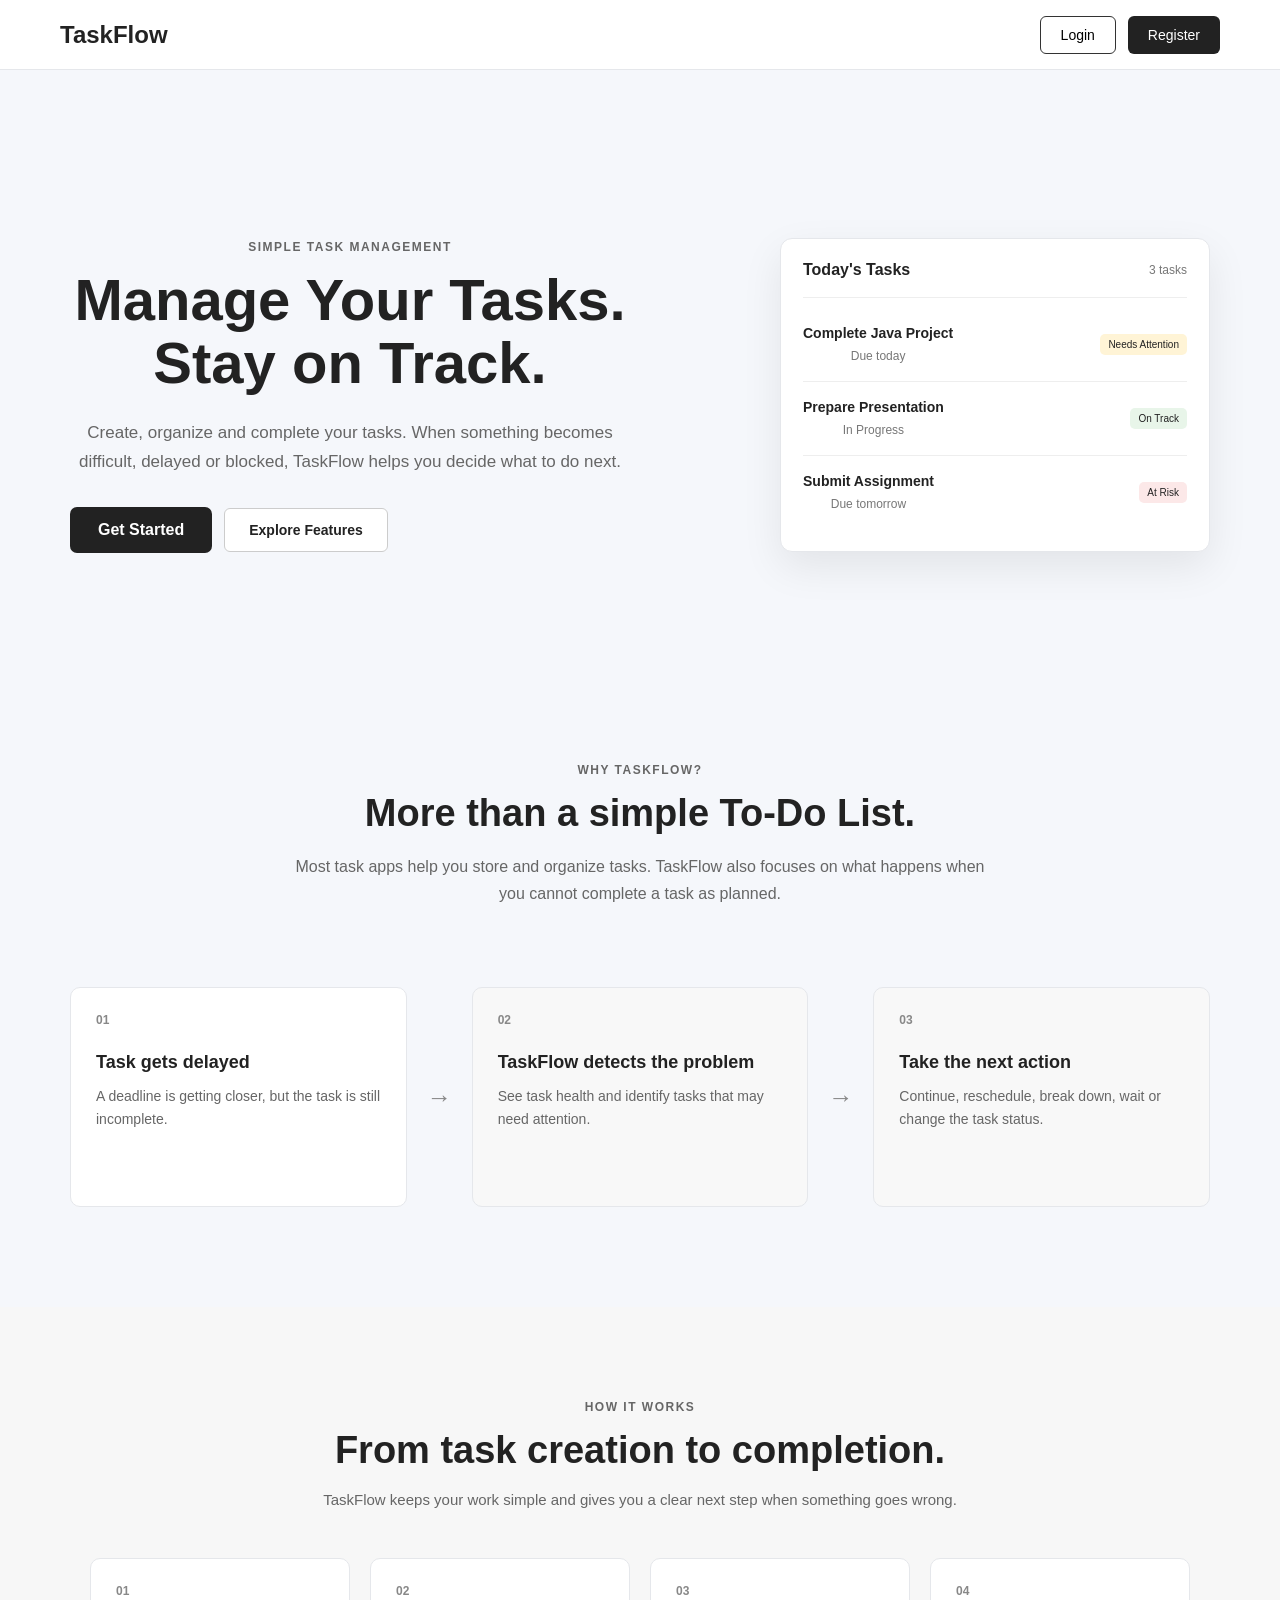
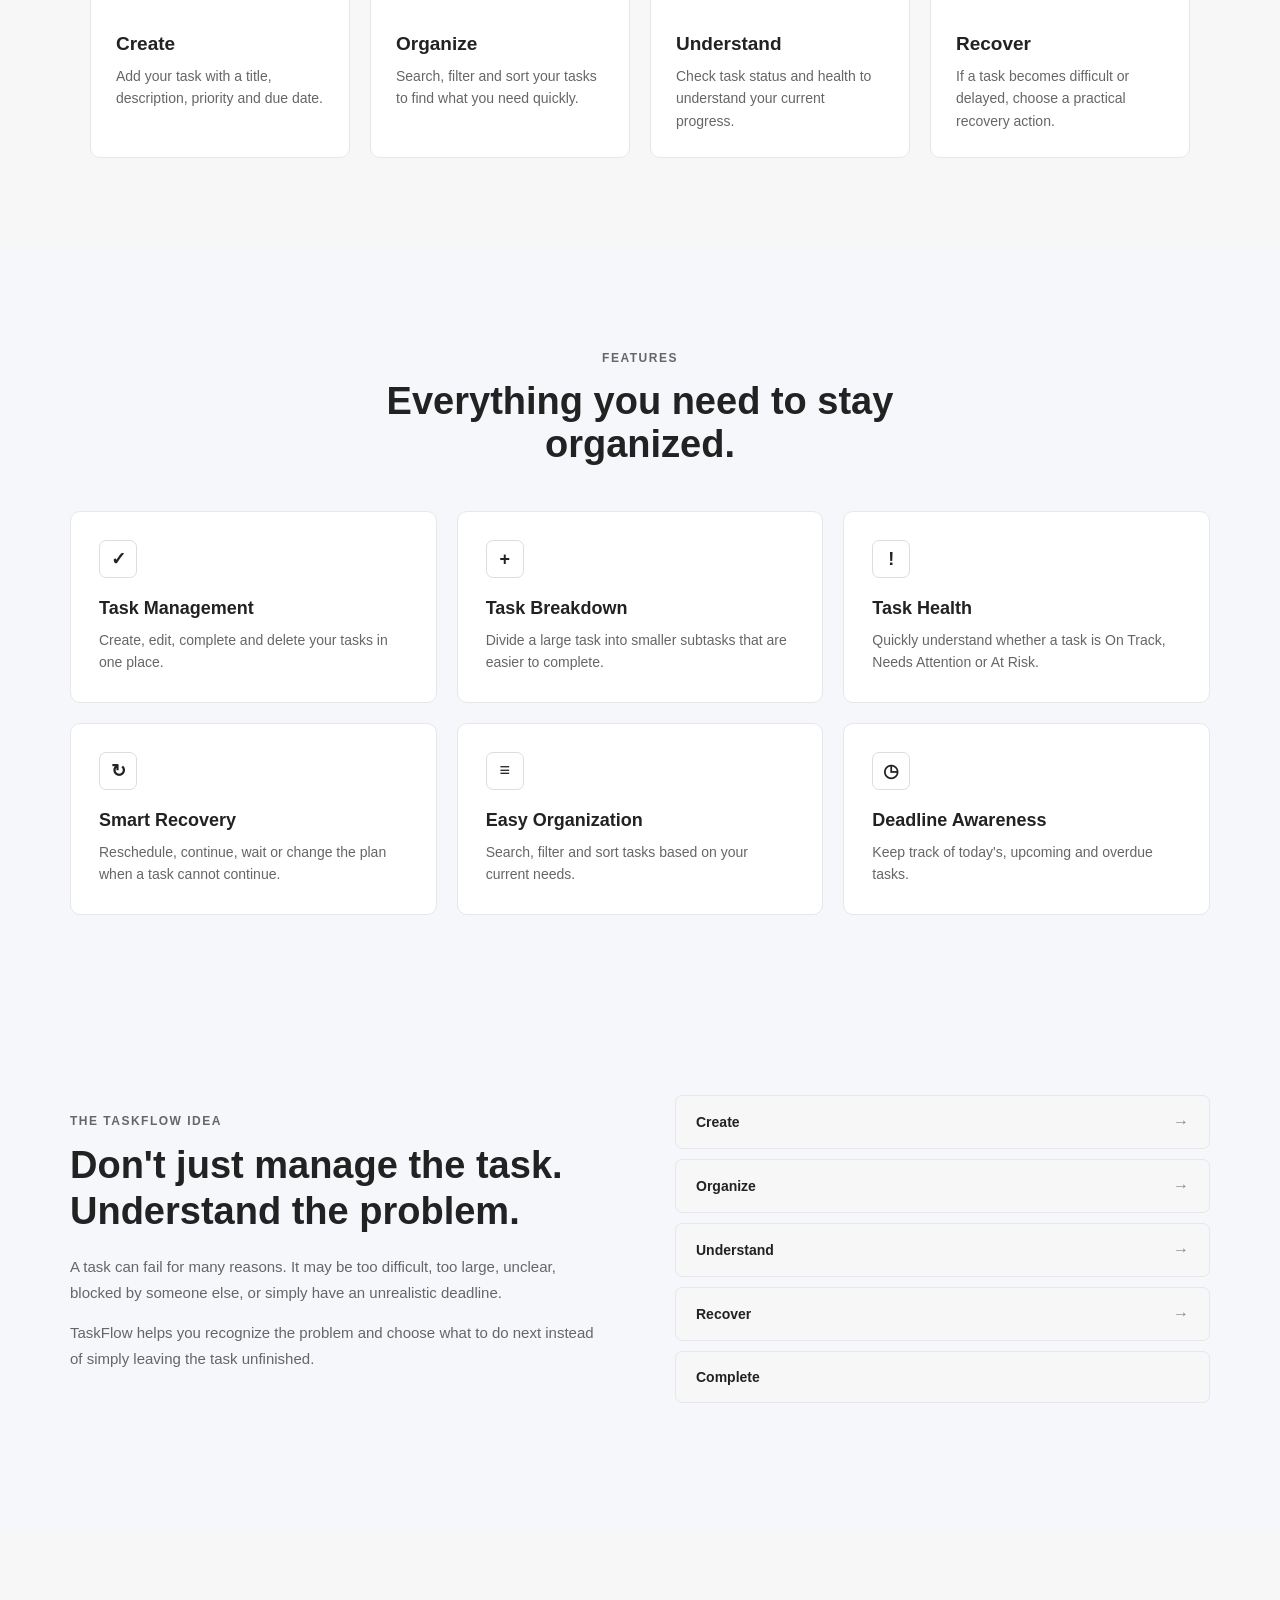
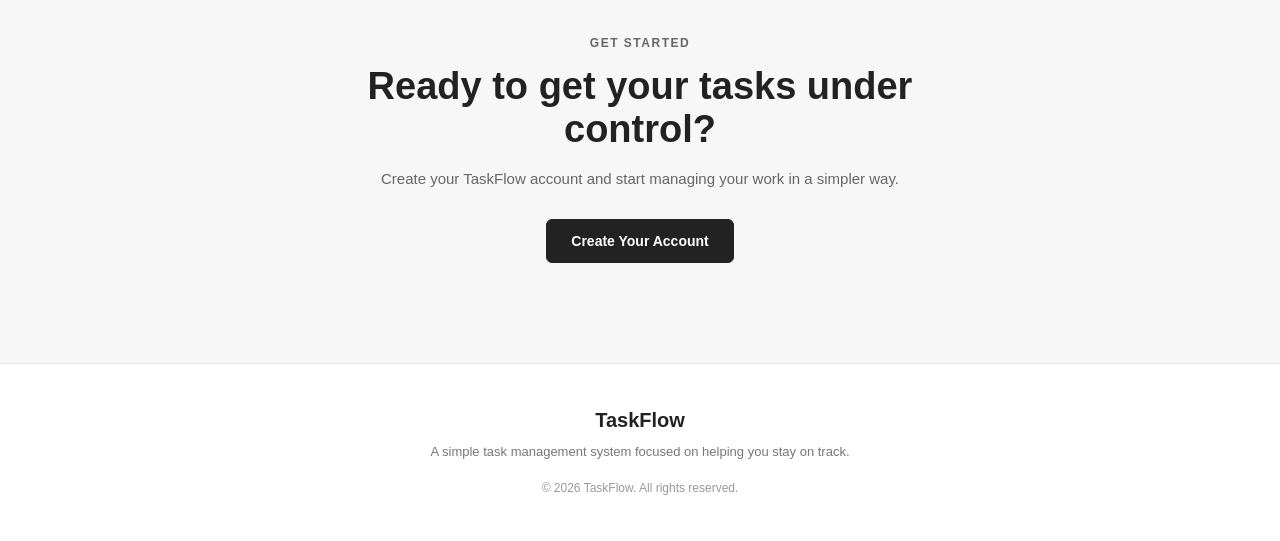
<file: client/index.html>
<!DOCTYPE html>

<html lang="en">

<head>

    <meta charset="UTF-8">

    <meta
        name="viewport"
        content="width=device-width, initial-scale=1.0"
    >

    <title>TaskFlow - Task Management System</title>

    <link
        rel="stylesheet"
        href="css/style.css"
    >

</head>

<body>


<!-- ==================== NAVBAR ==================== -->

<header class="navbar">

    <div class="logo">
        TaskFlow
    </div>

    <div class="nav-buttons">

        <button id="loginBtn">
            Login
        </button>

        <button id="registerBtn">
            Register
        </button>

    </div>

</header>



<!-- ==================== HERO ==================== -->

<main>

    <section class="hero">

        <div class="hero-content">

            <span class="hero-label">
                SIMPLE TASK MANAGEMENT
            </span>

            <h1>
                Manage Your Tasks.<br>
                Stay on Track.
            </h1>

            <p>
                Create, organize and complete your tasks.
                When something becomes difficult, delayed
                or blocked, TaskFlow helps you decide
                what to do next.
            </p>

            <div class="hero-buttons">

                <button
                    id="getStartedBtn"
                    class="hero-primary-btn"
                >
                    Get Started
                </button>

                <a
                    href="#features"
                    class="hero-secondary-btn"
                >
                    Explore Features
                </a>

            </div>

        </div>


        <!-- ==================== HERO TASK PREVIEW ==================== -->

        <div class="hero-preview">

            <div class="preview-header">

                <span>
                    Today's Tasks
                </span>

                <span class="preview-count">
                    3 tasks
                </span>

            </div>


            <div class="preview-task">

                <div>

                    <strong>
                        Complete Java Project
                    </strong>

                    <small>
                        Due today
                    </small>

                </div>

                <span class="preview-status attention">
                    Needs Attention
                </span>

            </div>


            <div class="preview-task">

                <div>

                    <strong>
                        Prepare Presentation
                    </strong>

                    <small>
                        In Progress
                    </small>

                </div>

                <span class="preview-status track">
                    On Track
                </span>

            </div>


            <div class="preview-task">

                <div>

                    <strong>
                        Submit Assignment
                    </strong>

                    <small>
                        Due tomorrow
                    </small>

                </div>

                <span class="preview-status risk">
                    At Risk
                </span>

            </div>

        </div>

    </section>



    <!-- ==================== INTRO ==================== -->

    <section class="landing-intro">

        <span class="section-label">
            WHY TASKFLOW?
        </span>

        <h2>
            More than a simple To-Do List.
        </h2>

        <p>
            Most task apps help you store and organize
            tasks. TaskFlow also focuses on what happens
            when you cannot complete a task as planned.
        </p>

    </section>



    <!-- ==================== PROBLEM / SOLUTION ==================== -->

    <section class="problem-section">

        <div class="problem-card">

            <span class="problem-number">
                01
            </span>

            <h3>
                Task gets delayed
            </h3>

            <p>
                A deadline is getting closer,
                but the task is still incomplete.
            </p>

        </div>


        <div class="problem-arrow">
            →
        </div>


        <div class="solution-card">

            <span class="problem-number">
                02
            </span>

            <h3>
                TaskFlow detects the problem
            </h3>

            <p>
                See task health and identify tasks
                that may need attention.
            </p>

        </div>


        <div class="problem-arrow">
            →
        </div>


        <div class="solution-card">

            <span class="problem-number">
                03
            </span>

            <h3>
                Take the next action
            </h3>

            <p>
                Continue, reschedule, break down,
                wait or change the task status.
            </p>

        </div>

    </section>



    <!-- ==================== HOW IT WORKS ==================== -->

    <section class="how-section">

        <div class="section-heading">

            <span class="section-label">
                HOW IT WORKS
            </span>

            <h2>
                From task creation to completion.
            </h2>

            <p>
                TaskFlow keeps your work simple and
                gives you a clear next step when
                something goes wrong.
            </p>

        </div>


        <div class="steps-grid">

            <div class="step-card">

                <span class="step-number">
                    01
                </span>

                <h3>
                    Create
                </h3>

                <p>
                    Add your task with a title,
                    description, priority and due date.
                </p>

            </div>


            <div class="step-card">

                <span class="step-number">
                    02
                </span>

                <h3>
                    Organize
                </h3>

                <p>
                    Search, filter and sort your tasks
                    to find what you need quickly.
                </p>

            </div>


            <div class="step-card">

                <span class="step-number">
                    03
                </span>

                <h3>
                    Understand
                </h3>

                <p>
                    Check task status and health
                    to understand your current progress.
                </p>

            </div>


            <div class="step-card">

                <span class="step-number">
                    04
                </span>

                <h3>
                    Recover
                </h3>

                <p>
                    If a task becomes difficult or delayed,
                    choose a practical recovery action.
                </p>

            </div>

        </div>

    </section>



    <!-- ==================== FEATURES ==================== -->

    <section
        class="features-section"
        id="features"
    >

        <div class="section-heading">

            <span class="section-label">
                FEATURES
            </span>

            <h2>
                Everything you need to stay organized.
            </h2>

        </div>


        <div class="features-grid">


            <div class="feature-card">

                <div class="feature-icon">
                    ✓
                </div>

                <h3>
                    Task Management
                </h3>

                <p>
                    Create, edit, complete and delete
                    your tasks in one place.
                </p>

            </div>


            <div class="feature-card">

                <div class="feature-icon">
                    +
                </div>

                <h3>
                    Task Breakdown
                </h3>

                <p>
                    Divide a large task into smaller
                    subtasks that are easier to complete.
                </p>

            </div>


            <div class="feature-card">

                <div class="feature-icon">
                    !
                </div>

                <h3>
                    Task Health
                </h3>

                <p>
                    Quickly understand whether a task
                    is On Track, Needs Attention or At Risk.
                </p>

            </div>


            <div class="feature-card">

                <div class="feature-icon">
                    ↻
                </div>

                <h3>
                    Smart Recovery
                </h3>

                <p>
                    Reschedule, continue, wait or change
                    the plan when a task cannot continue.
                </p>

            </div>


            <div class="feature-card">

                <div class="feature-icon">
                    ≡
                </div>

                <h3>
                    Easy Organization
                </h3>

                <p>
                    Search, filter and sort tasks based
                    on your current needs.
                </p>

            </div>


            <div class="feature-card">

                <div class="feature-icon">
                    ◷
                </div>

                <h3>
                    Deadline Awareness
                </h3>

                <p>
                    Keep track of today's, upcoming
                    and overdue tasks.
                </p>

            </div>

        </div>

    </section>



    <!-- ==================== DIFFERENTIATOR ==================== -->

    <section class="difference-section">

        <div class="difference-content">

            <span class="section-label">
                THE TASKFLOW IDEA
            </span>

            <h2>
                Don't just manage the task.
                Understand the problem.
            </h2>

            <p>
                A task can fail for many reasons.
                It may be too difficult, too large,
                unclear, blocked by someone else,
                or simply have an unrealistic deadline.
            </p>

            <p>
                TaskFlow helps you recognize the problem
                and choose what to do next instead of
                simply leaving the task unfinished.
            </p>

        </div>


        <div class="difference-flow">

            <div class="flow-item">

                <strong>
                    Create
                </strong>

                <span>
                    →
                </span>

            </div>


            <div class="flow-item">

                <strong>
                    Organize
                </strong>

                <span>
                    →
                </span>

            </div>


            <div class="flow-item">

                <strong>
                    Understand
                </strong>

                <span>
                    →
                </span>

            </div>


            <div class="flow-item">

                <strong>
                    Recover
                </strong>

                <span>
                    →
                </span>

            </div>


            <div class="flow-item">

                <strong>
                    Complete
                </strong>

            </div>

        </div>

    </section>



    <!-- ==================== CTA ==================== -->

    <section class="cta-section">

        <span class="section-label">
            GET STARTED
        </span>

        <h2>
            Ready to get your tasks under control?
        </h2>

        <p>
            Create your TaskFlow account and start
            managing your work in a simpler way.
        </p>

        <button
            id="ctaRegisterBtn"
            class="hero-primary-btn"
        >
            Create Your Account
        </button>

    </section>

</main>



<!-- ==================== FOOTER ==================== -->

<footer class="footer">

    <div class="footer-logo">
        TaskFlow
    </div>

    <p>
        A simple task management system focused
        on helping you stay on track.
    </p>

    <span>
        © 2026 TaskFlow. All rights reserved.
    </span>

</footer>



<!-- ==================== LOGIN MODAL ==================== -->

<div id="loginModal" class="modal">

    <div class="modal-content">

        <button
            class="close-btn"
            id="closeLogin"
        >
            &times;
        </button>

        <h2>
            Login
        </h2>

        <p>
            Login to manage your tasks.
        </p>

        <form id="loginForm">

            <div class="form-group">

                <label for="loginEmail">
                    Email
                </label>

                <input
                    type="email"
                    id="loginEmail"
                    placeholder="Enter your email"
                    required
                >

            </div>


            <div class="form-group">

                <label for="loginPassword">
                    Password
                </label>

                <input
                    type="password"
                    id="loginPassword"
                    placeholder="Enter your password"
                    required
                >

            </div>


            <button type="submit">
                Login
            </button>

        </form>


        <p class="switch-text">

            Don't have an account?

            <button
                type="button"
                id="switchToRegister"
            >
                Register
            </button>

        </p>

    </div>

</div>



<!-- ==================== REGISTER MODAL ==================== -->

<div id="registerModal" class="modal">

    <div class="modal-content">

        <button
            class="close-btn"
            id="closeRegister"
        >
            &times;
        </button>

        <h2>
            Create Account
        </h2>

        <p>
            Create an account to start managing tasks.
        </p>


        <form id="registerForm">

            <div class="form-group">

                <label for="registerName">
                    Name
                </label>

                <input
                    type="text"
                    id="registerName"
                    placeholder="Enter your name"
                    required
                >

            </div>


            <div class="form-group">

                <label for="registerEmail">
                    Email
                </label>

                <input
                    type="email"
                    id="registerEmail"
                    placeholder="Enter your email"
                    required
                >

            </div>


            <div class="form-group">

                <label for="registerPassword">
                    Password
                </label>

                <input
                    type="password"
                    id="registerPassword"
                    placeholder="Enter password"
                    required
                >

            </div>


            <div class="form-group">

                <label for="registerConfirmPassword">
                    Confirm Password
                </label>

                <input
                    type="password"
                    id="registerConfirmPassword"
                    placeholder="Confirm password"
                    required
                >

            </div>


            <button type="submit">
                Register
            </button>

        </form>


        <p class="switch-text">

            Already have an account?

            <button
                type="button"
                id="switchToLogin"
            >
                Login
            </button>

        </p>

    </div>

</div>



<!-- ==================== SCRIPTS ==================== -->

<script src="js/api.js"></script>

<script src="js/auth.js"></script>


<script>

    const ctaRegisterBtn =
        document.getElementById("ctaRegisterBtn");

    ctaRegisterBtn.addEventListener(
        "click",
        function () {

            openRegister();

        }
    );

</script>


</body>

</html>
</file>
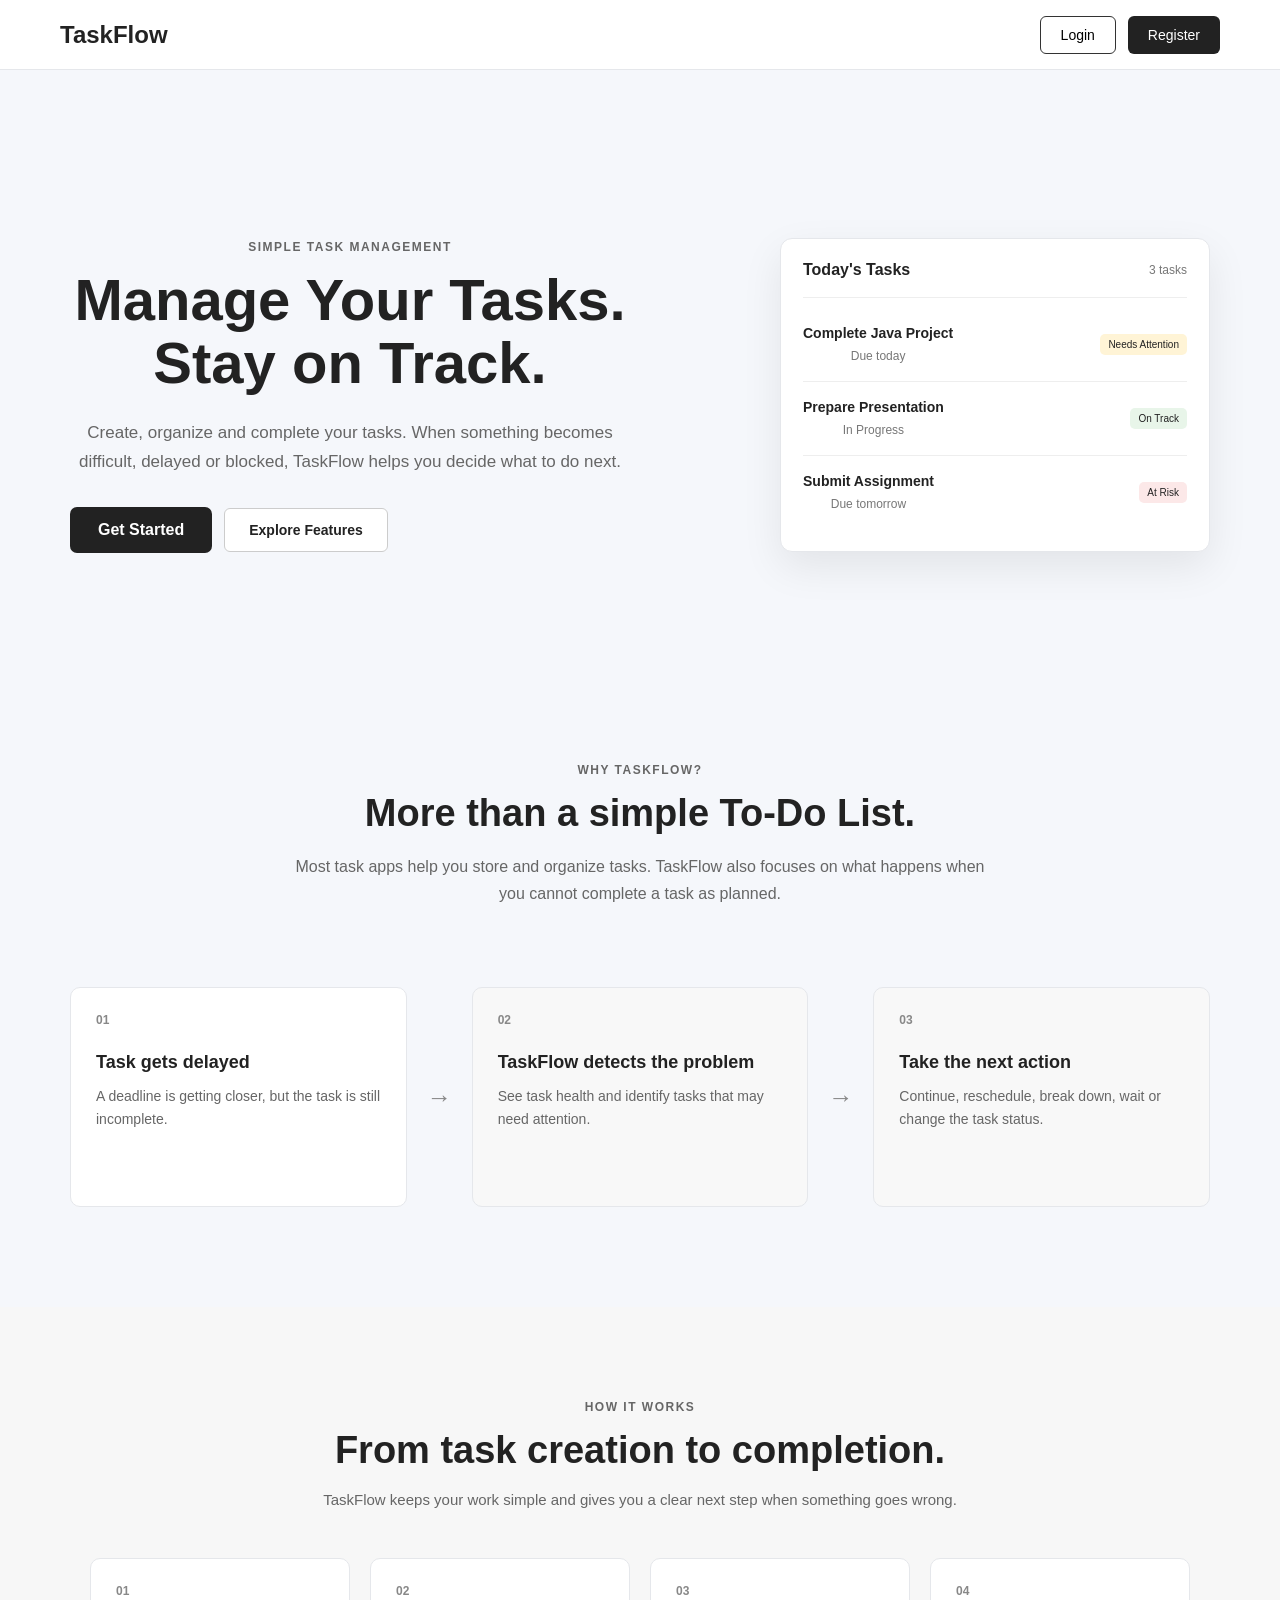
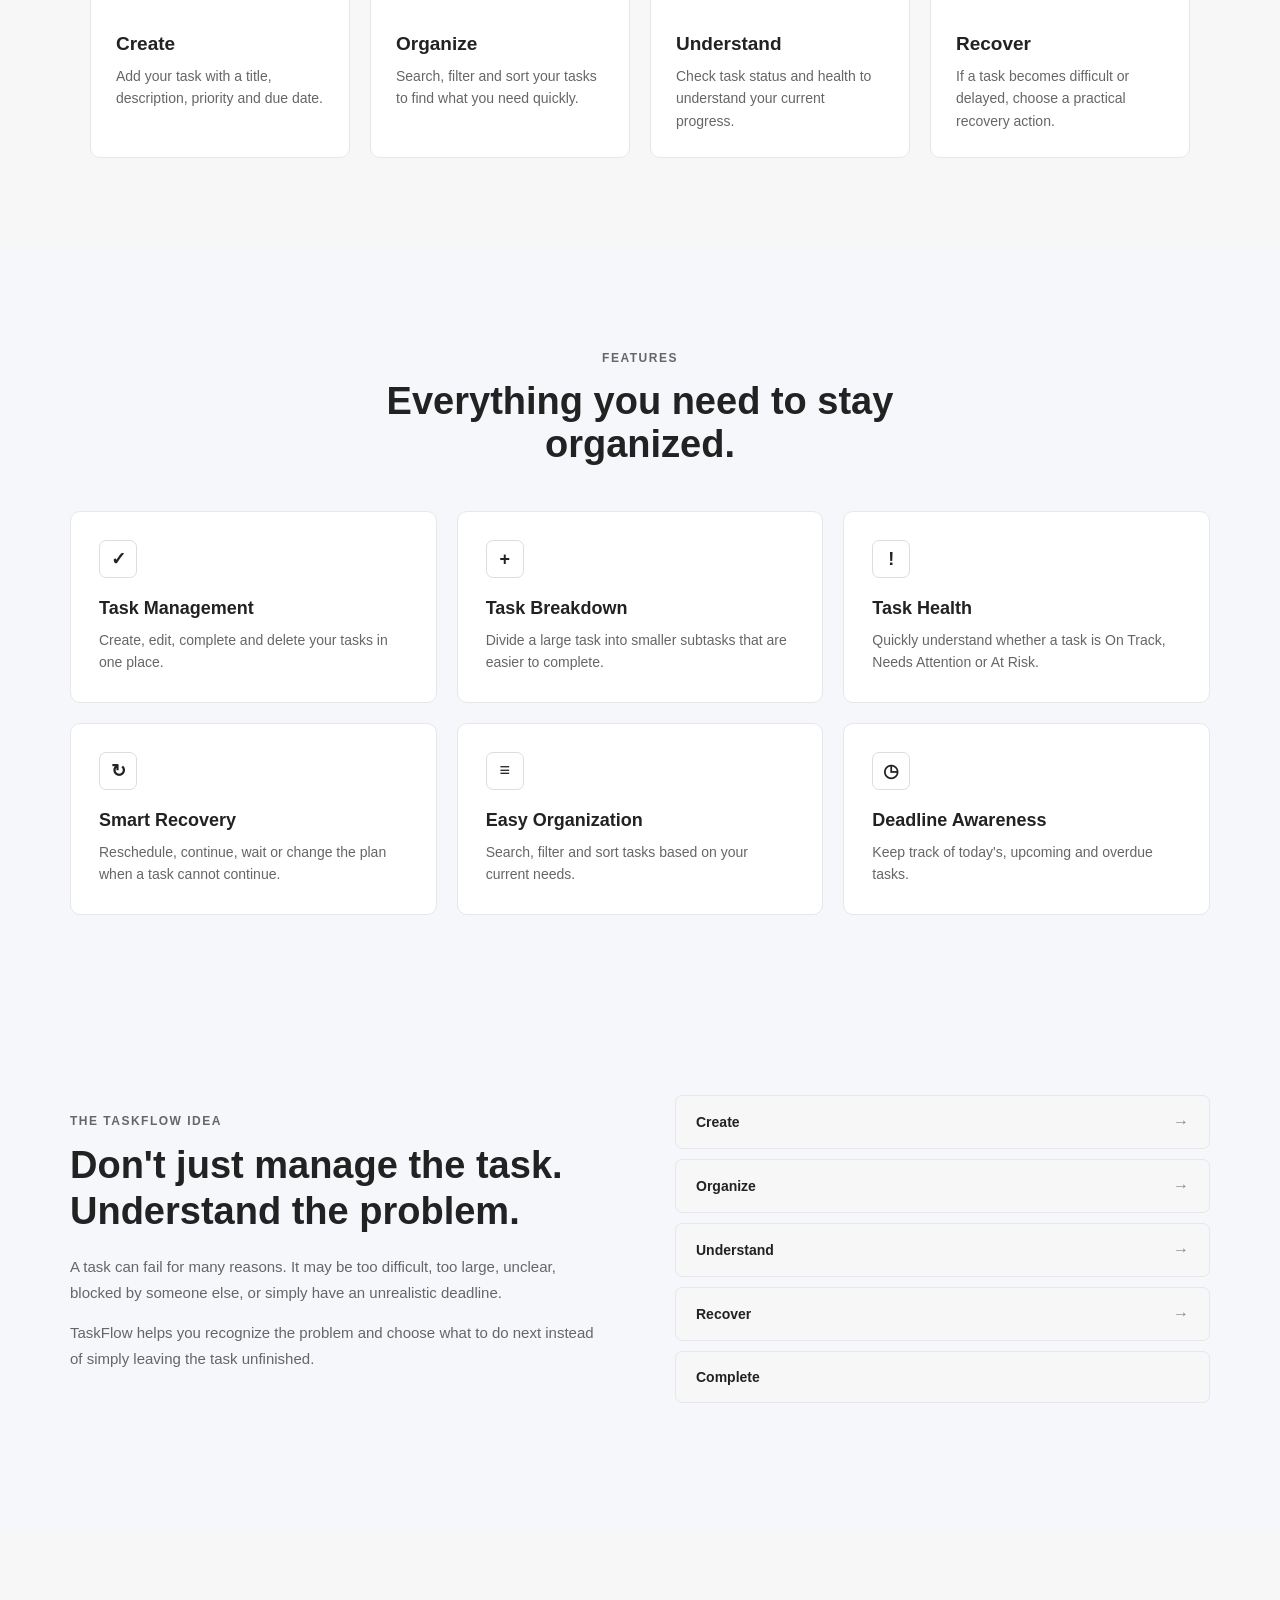
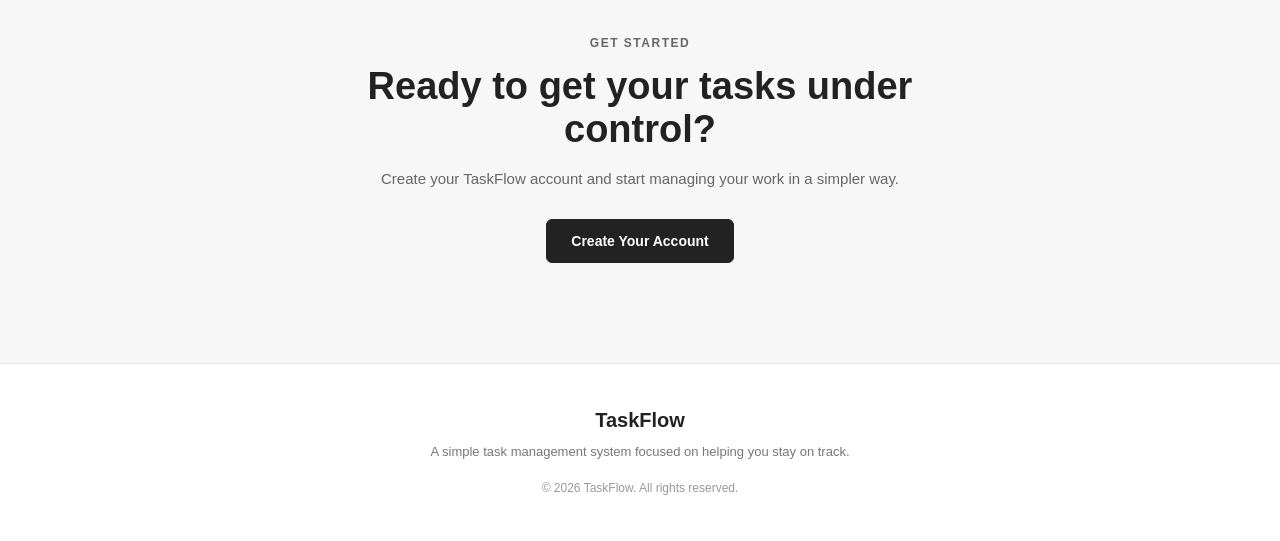
<file: client/pages/dashboard.html>
<!DOCTYPE html>
<html lang="en">

<head>

    <meta charset="UTF-8">

    <meta
        name="viewport"
        content="width=device-width, initial-scale=1.0"
    >

    <title>Dashboard - TaskFlow</title>

    <link
        rel="stylesheet"
        href="../css/style.css"
    >

</head>


<body>

    <!-- ==================== NAVBAR ==================== -->

    <header class="navbar">

        <div class="logo">
            TaskFlow
        </div>


        <nav class="main-nav">

            <a href="dashboard.html" class="active">
                Dashboard
            </a>

            <a href="tasks.html">
                My Tasks
            </a>


            <a href="profile.html">
                Profile
            </a>

            <button id="logoutBtn">
                Logout
            </button>

        </nav>

    </header>


    <!-- ==================== MAIN ==================== -->

    <main class="dashboard-container">

        <!-- Welcome -->

        <section class="welcome-section">

            <h1>
                Good Morning, <span id="userName">User</span> 👋
            </h1>

            <p>
                Here is your task overview for today.
            </p>

        </section>


        <!-- ==================== SUMMARY CARDS ==================== -->

        <section class="summary-grid">

            <div class="summary-card">

                <span class="summary-title">
                    Total Tasks
                </span>

                <strong id="totalTasks">
                    0
                </strong>

            </div>


            <div class="summary-card">

                <span class="summary-title">
                    Pending
                </span>

                <strong id="pendingTasks">
                    0
                </strong>

            </div>


            <div class="summary-card">

                <span class="summary-title">
                    Completed
                </span>

                <strong id="completedTasks">
                    0
                </strong>

            </div>


            <div class="summary-card">

                <span class="summary-title">
                    Overdue
                </span>

                <strong id="overdueTasks">
                    0
                </strong>

            </div>

        </section>


        <!-- ==================== START HERE ==================== -->

        <section class="dashboard-section">

            <div class="section-header">

                <h2>
                    Start Here
                </h2>

            </div>


            <div id="startHereContainer">

                <p class="empty-message">
                    No task to start right now.
                </p>

            </div>

        </section>


        <!-- ==================== TODAY'S TASKS ==================== -->

        <section class="dashboard-section">

            <div class="section-header">

                <h2>
                    Today's Tasks
                </h2>

                <a href="tasks.html">
                    View All
                </a>

            </div>


            <div id="todayTasksContainer">

                <p class="empty-message">
                    No tasks for today.
                </p>

            </div>

        </section>


        <!-- ==================== NEEDS ATTENTION ==================== -->

        <section class="dashboard-section">
        
            <div class="section-header">
        
                <h2>
                    Needs Attention
                </h2>
        
            </div>
        
            <div id="needsAttentionContainer">
        
                <p class="empty-message">
                    No tasks need attention.
                </p>
        
            </div>
        
        </section>

    </main>


    <script src="../js/api.js"></script>
    <script src="../js/dashboard.js"></script>

</body>

</html>
</file>
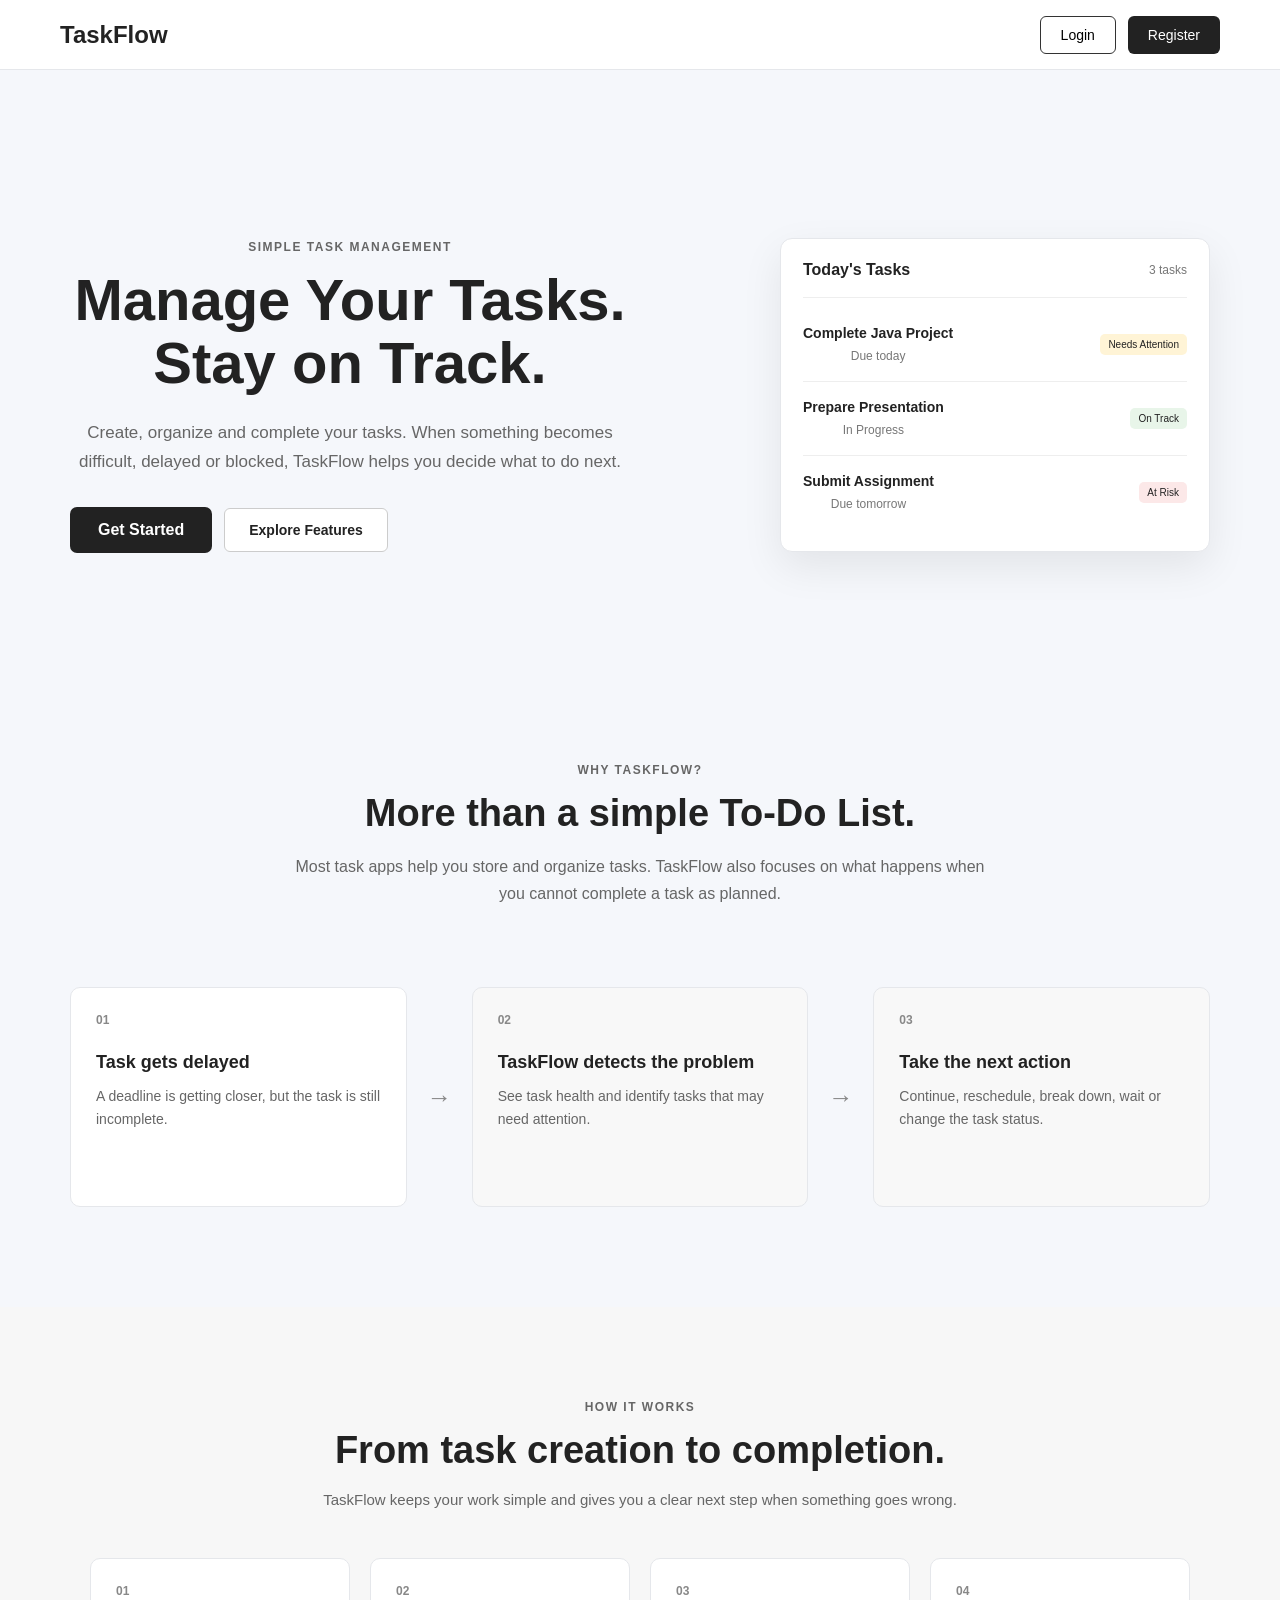
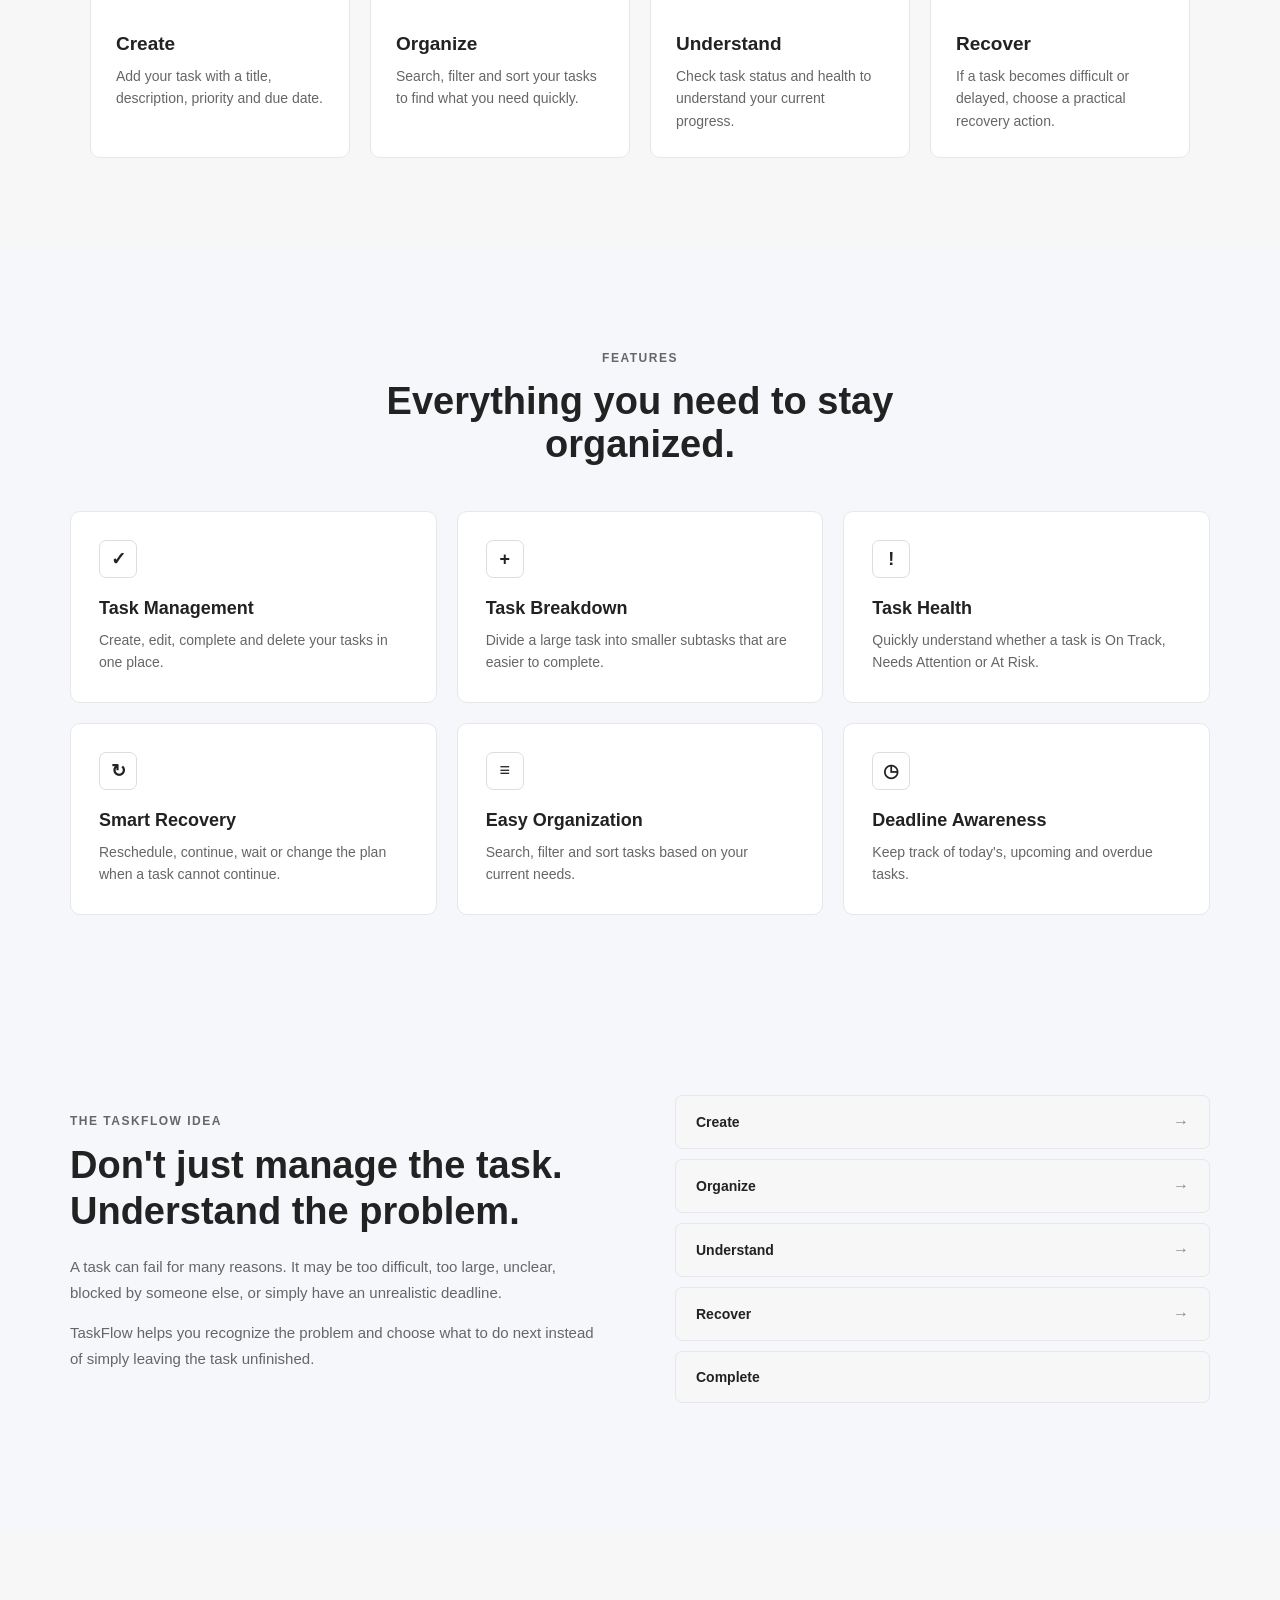
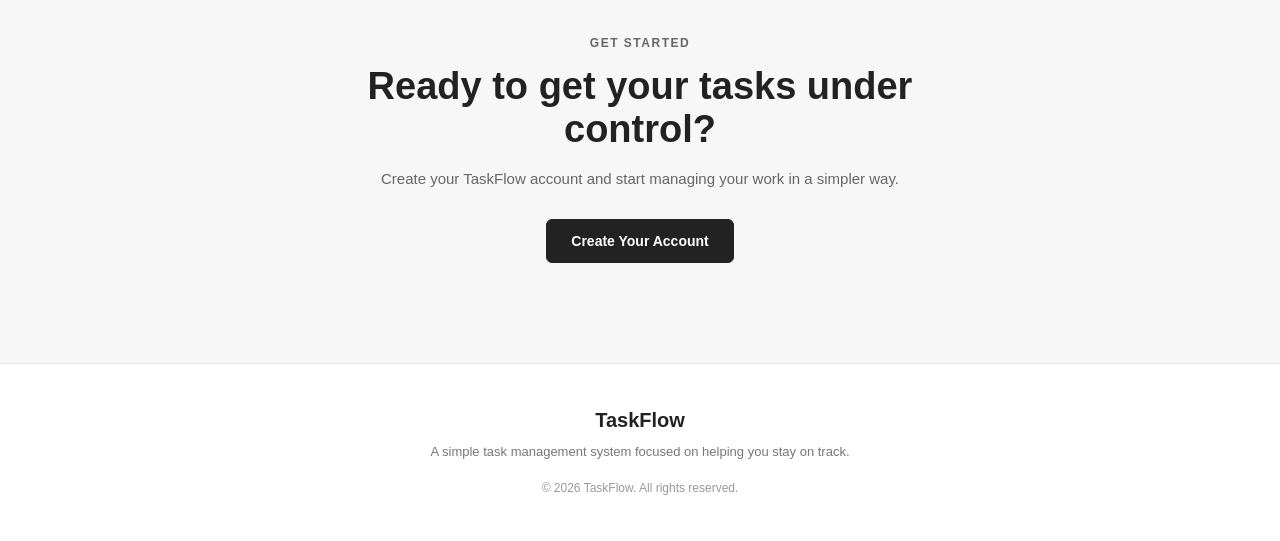
<file: client/pages/profile.html>
<!DOCTYPE html>
<html lang="en">

<head>
    <meta charset="UTF-8">
    <meta name="viewport" content="width=device-width, initial-scale=1.0">

    <title>Profile - TaskFlow</title>

    <link rel="stylesheet" href="../css/style.css">
</head>

<body>

<header class="navbar">

    <div class="logo">TaskFlow</div>

    <nav class="main-nav">

        <a href="dashboard.html">Dashboard</a>

        <a href="tasks.html">My Tasks</a>

        <a href="review.html">Review</a>

        <a href="profile.html" class="active">Profile</a>

        <button id="logoutBtn">Logout</button>

    </nav>

</header>


<main class="profile-container">

    <section class="profile-header">

        <h1>My Profile</h1>

        <p>View and update your account information.</p>

    </section>


    <section class="profile-card">

        <div class="profile-avatar">
            <span id="profileInitial">U</span>
        </div>


        <div class="profile-details">

            <h2 id="profileName">Loading...</h2>

            <p id="profileEmail">Loading...</p>

        </div>

    </section>


    <section class="profile-form-card">

        <h2>Edit Profile</h2>

        <p class="form-description">
            Update your name or email address.
        </p>


        <form id="profileForm">

            <div class="form-group">

                <label for="profileNameInput">
                    Name
                </label>

                <input
                    type="text"
                    id="profileNameInput"
                    placeholder="Enter your name"
                    required
                >

            </div>


            <div class="form-group">

                <label for="profileEmailInput">
                    Email
                </label>

                <input
                    type="email"
                    id="profileEmailInput"
                    placeholder="Enter your email"
                    required
                >

            </div>


            <button
                type="submit"
                class="primary-btn"
            >
                Save Changes
            </button>

        </form>

    </section>

</main>


<script src="../js/api.js"></script>
<script src="../js/profile.js"></script>

</body>

</html>
</file>
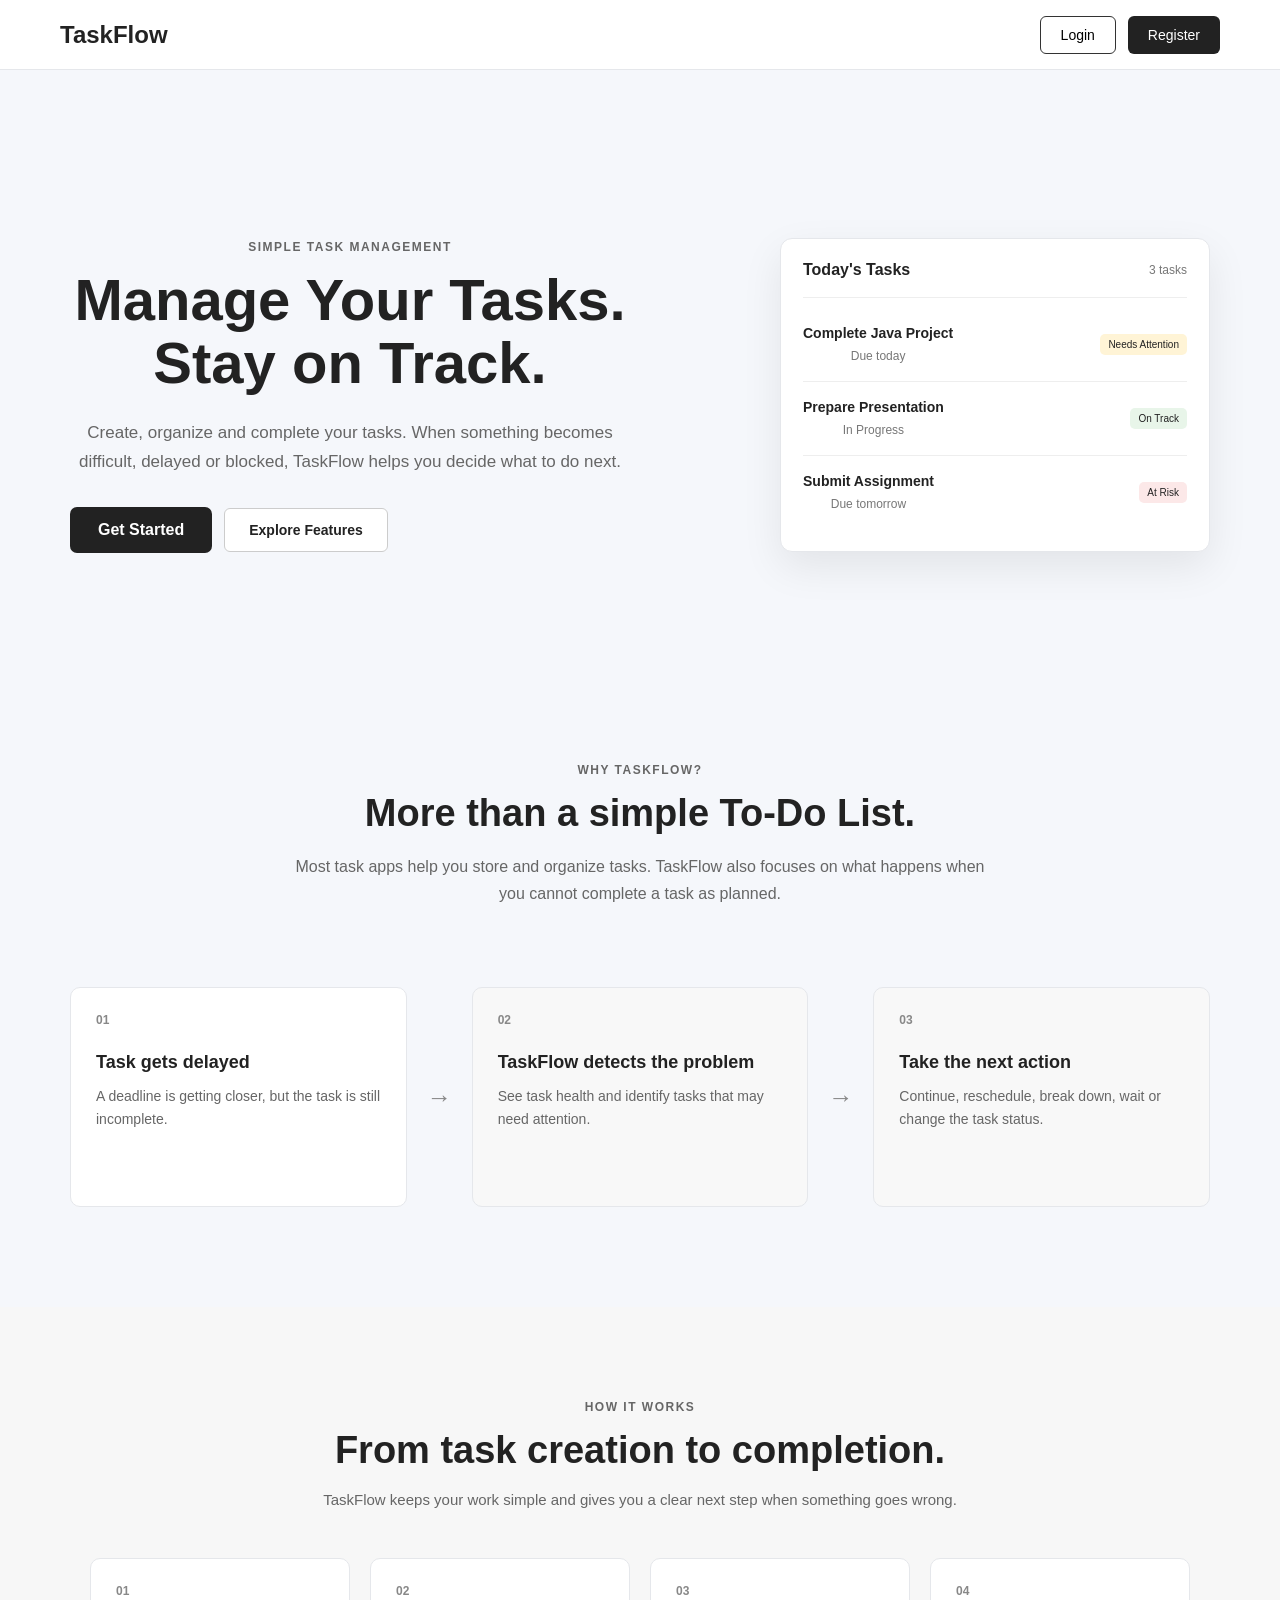
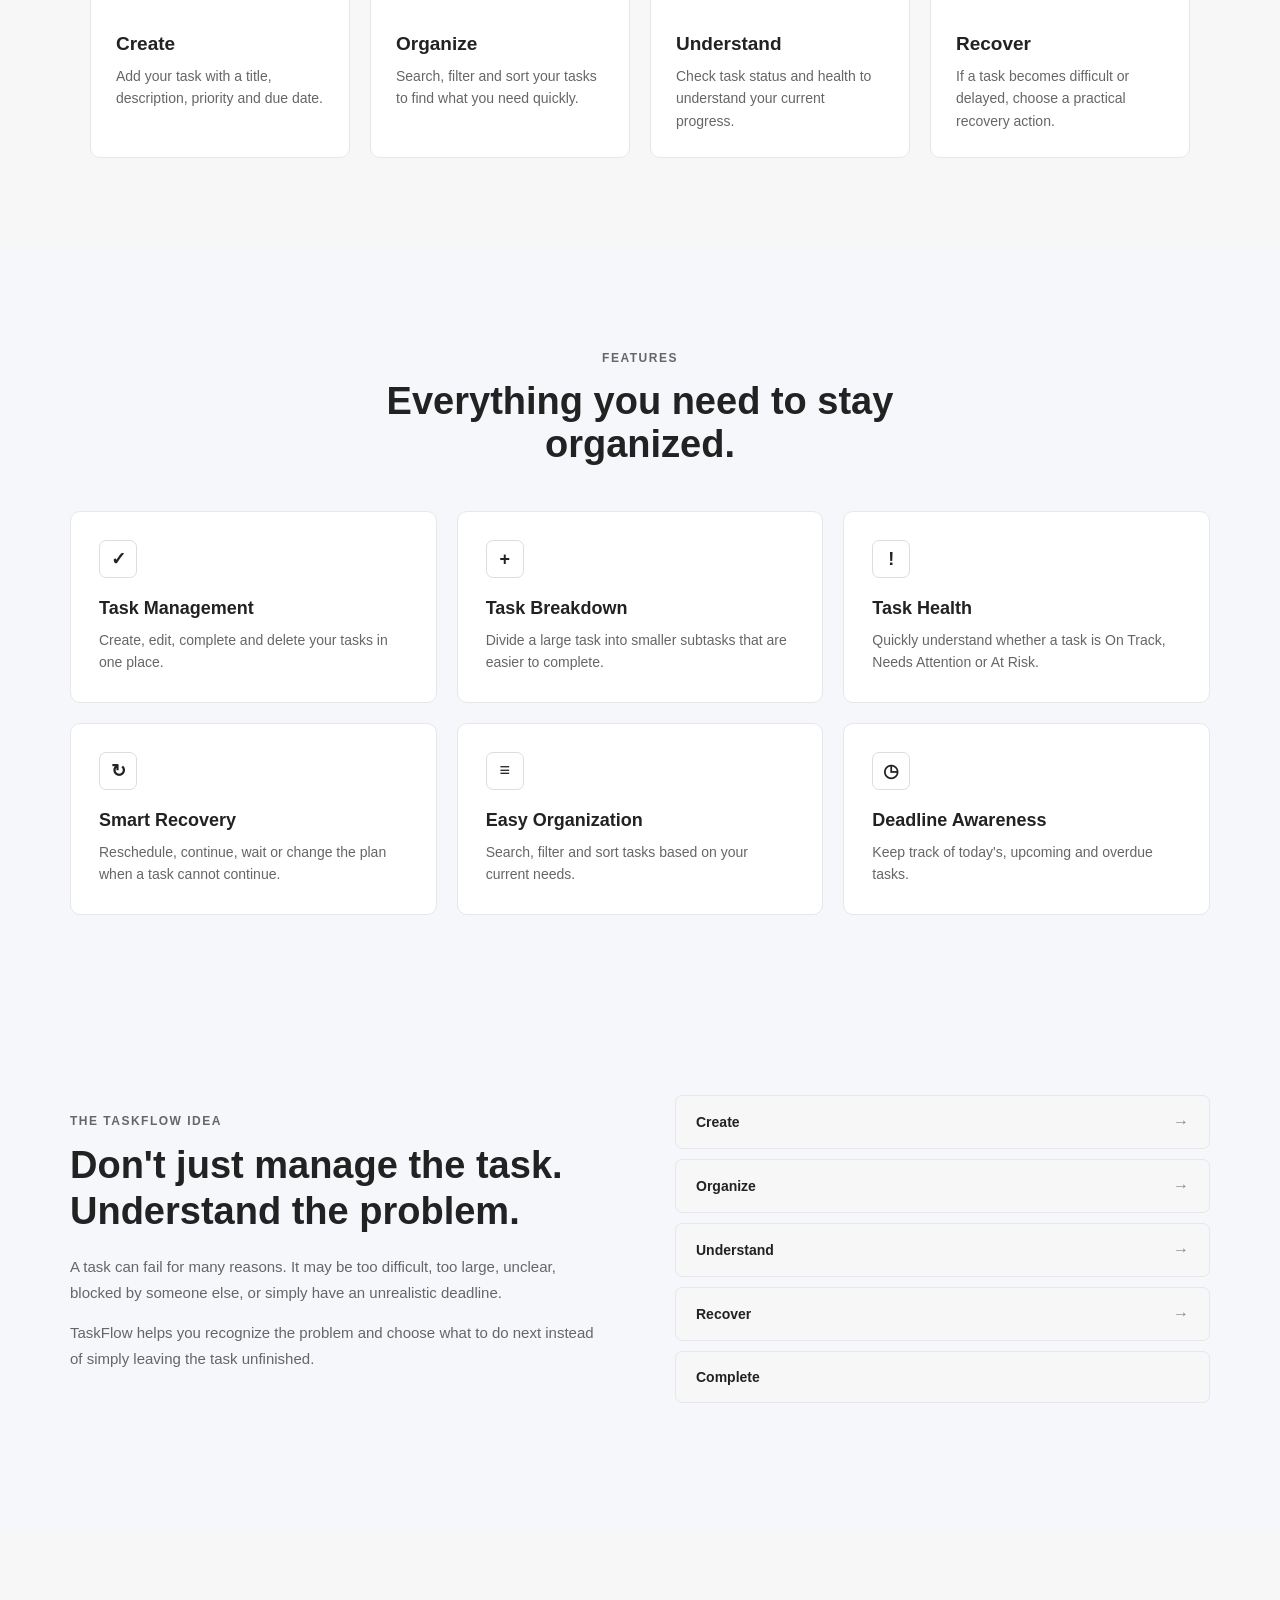
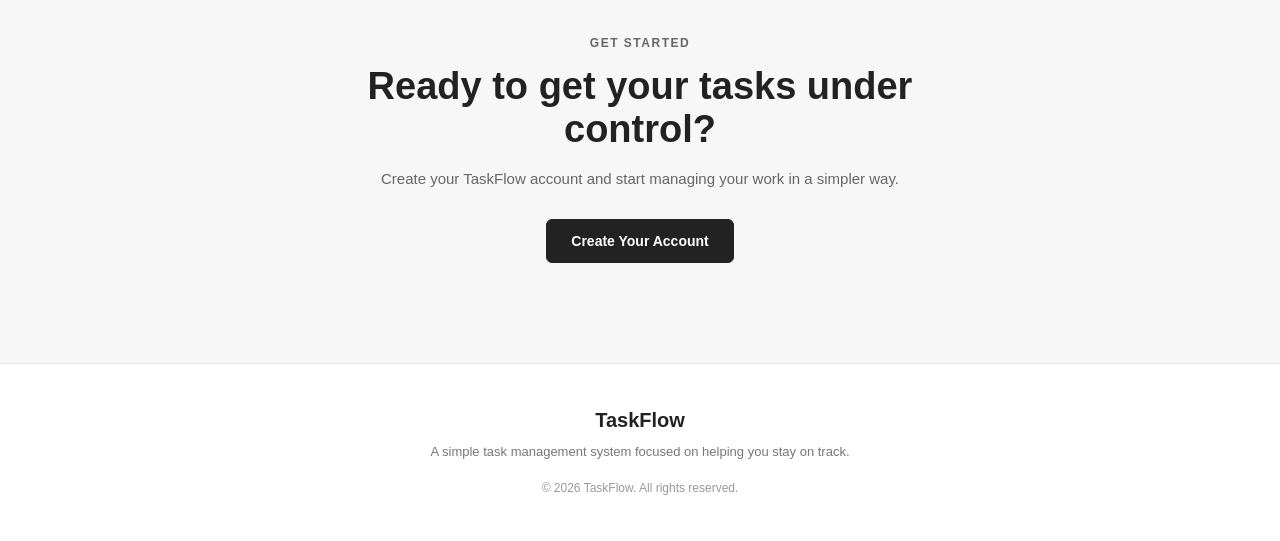
<file: client/pages/tasks.html>
<!DOCTYPE html>
<html lang="en">

<head>

    <meta charset="UTF-8">

    <meta
        name="viewport"
        content="width=device-width, initial-scale=1.0"
    >

    <title>My Tasks - TaskFlow</title>

    <link
        rel="stylesheet"
        href="../css/style.css"
    >

</head>


<body>

    <!-- ==================== NAVBAR ==================== -->

    <header class="navbar">

        <div class="logo">
            TaskFlow
        </div>


        <nav class="main-nav">

            <a href="dashboard.html">
                Dashboard
            </a>

            <a href="tasks.html" class="active">
                My Tasks
            </a>

            <a href="profile.html">
                Profile
            </a>

            <button id="logoutBtn">
                Logout
            </button>

        </nav>

    </header>


    <!-- ==================== MAIN ==================== -->

    <main class="tasks-container">


        <!-- ==================== PAGE HEADER ==================== -->

        <section class="tasks-header">

            <div>

                <h1>
                    My Tasks
                </h1>

                <p>
                    Manage and organize your tasks.
                </p>

            </div>


            <button
                id="addTaskBtn"
                class="primary-btn"
            >
                + Add Task
            </button>

        </section>


        <!-- ==================== SEARCH ==================== -->

        <section class="task-controls">

            <input
                type="text"
                id="searchInput"
                placeholder="Search tasks..."
            >


            <!-- Status -->

            <select id="statusFilter">

                <option value="">
                    All Status
                </option>

                <option value="Not Started">
                    Not Started
                </option>

                <option value="In Progress">
                    In Progress
                </option>

                <option value="Waiting">
                    Waiting
                </option>

                <option value="Blocked">
                    Blocked
                </option>

                <option value="Completed">
                    Completed
                </option>

            </select>


            <!-- Priority -->

            <select id="priorityFilter">

                <option value="">
                    All Priority
                </option>

                <option value="High">
                    High
                </option>

                <option value="Medium">
                    Medium
                </option>

                <option value="Low">
                    Low
                </option>

            </select>


            <!-- Health -->

            <select id="healthFilter">

                <option value="">
                    All Health
                </option>

                <option value="ON_TRACK">
                    On Track
                </option>

                <option value="NEEDS_ATTENTION">
                    Needs Attention
                </option>

                <option value="AT_RISK">
                    At Risk
                </option>

            </select>


            <!-- Sort -->

            <select id="sortFilter">

                <option value="">
                    Sort By
                </option>

                <option value="dueDate">
                    Due Date
                </option>

                <option value="newest">
                    Newest
                </option>

                <option value="oldest">
                    Oldest
                </option>

                <option value="priority">
                    Priority
                </option>

            </select>

        </section>


        <!-- ==================== STATUS TABS ==================== -->

        <section class="status-tabs">

            <button
                class="status-tab active"
                data-status=""
            >
                All
            </button>

            <button
                class="status-tab"
                data-status="Not Started"
            >
                Not Started
            </button>

            <button
                class="status-tab"
                data-status="In Progress"
            >
                In Progress
            </button>

            <button
                class="status-tab"
                data-status="Waiting"
            >
                Waiting
            </button>

            <button
                class="status-tab"
                data-status="Blocked"
            >
                Blocked
            </button>

            <button
                class="status-tab"
                data-status="Completed"
            >
                Completed
            </button>

        </section>


        <!-- ==================== TASK LIST ==================== -->

        <section>

            <div
                id="taskList"
                class="task-list"
            >

                <p class="empty-message">
                    Loading tasks...
                </p>

            </div>

        </section>

    </main>


    <!-- ==================== ADD TASK MODAL ==================== -->

    <div
        id="taskModal"
        class="modal"
    >

        <div class="modal-content task-modal-content">

            <button
                class="close-btn"
                id="closeTaskModal"
            >
                &times;
            </button>


            <h2 id="taskModalTitle">
                Add Task
            </h2>


            <form id="taskForm">


                <!-- Title -->

                <div class="form-group">

                    <label for="taskTitle">
                        Title
                    </label>

                    <input
                        type="text"
                        id="taskTitle"
                        placeholder="Enter task title"
                        maxlength="100"
                        required
                    >

                </div>


                <!-- Description -->

                <div class="form-group">

                    <label for="taskDescription">
                        Description
                    </label>

                    <textarea
                        id="taskDescription"
                        placeholder="Enter task description"
                        maxlength="1000"
                    ></textarea>

                </div>


                <!-- Due Date -->

                <div class="form-group">

                    <label for="taskDueDate">
                        Due Date
                    </label>

                    <input
                        type="date"
                        id="taskDueDate"
                    >

                </div>


                <!-- Priority -->

                <div class="form-group">

                    <label for="taskPriority">
                        Priority
                    </label>

                    <select id="taskPriority">

                        <option value="Medium">
                            Medium
                        </option>

                        <option value="High">
                            High
                        </option>

                        <option value="Low">
                            Low
                        </option>

                    </select>

                </div>


                <!-- Status -->

                <div class="form-group">

                    <label for="taskStatus">
                        Status
                    </label>

                    <select id="taskStatus">

                        <option value="Not Started">
                            Not Started
                        </option>

                        <option value="In Progress">
                            In Progress
                        </option>

                        <option value="Waiting">
                            Waiting
                        </option>

                        <option value="Blocked">
                            Blocked
                        </option>

                        <option value="Completed">
                            Completed
                        </option>

                    </select>

                </div>


                <!-- Subtask -->

                <div class="form-group">

                    <label>
                        Subtasks
                    </label>

                    <div id="subtaskInputs">

                        <div class="subtask-input-row">

                            <input
                                type="text"
                                class="subtask-input"
                                placeholder="Enter subtask"
                            >

                        </div>

                    </div>


                    <button
                        type="button"
                        id="addSubtaskInput"
                        class="secondary-btn"
                    >
                        + Add Subtask
                    </button>

                </div>


                <button
                    type="submit"
                    class="primary-btn full-width"
                >
                    Save Task
                </button>


            </form>

        </div>

    </div>


    <script src="../js/api.js"></script>
    <script src="../js/tasks.js"></script>

</body>

</html>
</file>
<file: client/css/style.css>
/* ==================== RESET ==================== */

* {
    margin: 0;
    padding: 0;
    box-sizing: border-box;
}

body {
    font-family: Arial, sans-serif;
    background: #f5f7fb;
    color: #222;
}


/* ==================== NAVBAR ==================== */

.navbar {
    height: 70px;
    padding: 0 60px;

    display: flex;
    align-items: center;
    justify-content: space-between;

    background: white;
    border-bottom: 1px solid #e5e7eb;
}

.logo {
    font-size: 24px;
    font-weight: bold;
}

.nav-buttons {
    display: flex;
    gap: 12px;
}

.nav-buttons button {
    padding: 10px 20px;

    border: none;
    border-radius: 6px;

    font-size: 14px;
    cursor: pointer;
}


/* Login button */

#loginBtn {
    background: transparent;
    border: 1px solid #333;
}


/* Register button */

#registerBtn {
    background: #222;
    color: white;
}


/* ==================== HERO ==================== */

.hero {
    min-height: calc(100vh - 70px);

    display: flex;
    justify-content: center;
    align-items: center;

    text-align: center;

    padding: 40px 20px;
}

.hero-content {
    max-width: 700px;
}

.hero h1 {
    font-size: 52px;
    line-height: 1.15;

    margin-bottom: 20px;
}

.hero p {
    font-size: 18px;
    line-height: 1.6;

    color: #666;

    margin-bottom: 30px;
}

#getStartedBtn {
    padding: 14px 28px;

    background: #222;
    color: white;

    border: none;
    border-radius: 7px;

    font-size: 16px;
    cursor: pointer;
}


/* ==================== MODAL ==================== */

.modal {
    display: none;

    position: fixed;

    top: 0;
    left: 0;

    width: 100%;
    height: 100%;

    background: rgba(0, 0, 0, 0.5);

    justify-content: center;
    align-items: center;

    padding: 20px;
}


/* ==================== MODAL CONTENT ==================== */

.modal-content {
    position: relative;

    width: 100%;
    max-width: 420px;

    background: white;

    padding: 35px;

    border-radius: 10px;

    box-shadow: 0 10px 30px rgba(0, 0, 0, 0.15);
}

.modal-content h2 {
    margin-bottom: 8px;
}

.modal-content > p {
    color: #666;
    margin-bottom: 25px;
}


/* ==================== CLOSE BUTTON ==================== */

.close-btn {
    position: absolute;

    top: 15px;
    right: 18px;

    background: none;
    border: none;

    font-size: 25px;

    cursor: pointer;

    color: #555;
}


/* ==================== FORM ==================== */

.form-group {
    margin-bottom: 18px;
}

.form-group label {
    display: block;

    margin-bottom: 7px;

    font-size: 14px;
    font-weight: bold;
}

.form-group input {
    width: 100%;

    padding: 12px;

    border: 1px solid #ccc;
    border-radius: 6px;

    font-size: 14px;

    outline: none;
}

.form-group input:focus {
    border-color: #333;
}


/* Form submit button */

form button[type="submit"] {
    width: 100%;

    padding: 12px;

    background: #222;
    color: white;

    border: none;
    border-radius: 6px;

    font-size: 15px;

    cursor: pointer;
}


/* ==================== LOGIN / REGISTER SWITCH ==================== */

.switch-text {
    text-align: center;

    margin-top: 20px;

    font-size: 14px;
}

.switch-text button {
    background: none;
    border: none;

    color: #222;

    font-weight: bold;

    cursor: pointer;
}


/* ==================== RESPONSIVE ==================== */

@media (max-width: 600px) {

    .navbar {
        padding: 0 20px;
    }

    .logo {
        font-size: 20px;
    }

    .nav-buttons button {
        padding: 8px 12px;
    }

    .hero h1 {
        font-size: 38px;
    }

    .hero p {
        font-size: 16px;
    }

    .modal-content {
        padding: 25px;
    }
}

/* ==================== DASHBOARD NAVIGATION ==================== */

.main-nav {
    display: flex;
    align-items: center;
    gap: 24px;
}

.main-nav a {
    text-decoration: none;
    color: #555;
    font-size: 14px;
}

.main-nav a:hover {
    color: #222;
}

.main-nav a.active {
    color: #222;
    font-weight: bold;
}

#logoutBtn {
    padding: 9px 16px;

    background: transparent;
    color: #222;

    border: 1px solid #ccc;
    border-radius: 6px;

    cursor: pointer;
}


/* ==================== DASHBOARD CONTAINER ==================== */

.dashboard-container {
    max-width: 1200px;

    margin: 0 auto;

    padding: 45px 30px;
}


/* ==================== WELCOME ==================== */

.welcome-section {
    margin-bottom: 35px;
}

.welcome-section h1 {
    font-size: 32px;
    margin-bottom: 8px;
}

.welcome-section p {
    color: #666;
    font-size: 16px;
}


/* ==================== SUMMARY ==================== */

.summary-grid {
    display: grid;

    grid-template-columns: repeat(4, 1fr);

    gap: 20px;

    margin-bottom: 35px;
}

.summary-card {
    background: white;

    padding: 24px;

    border: 1px solid #e5e7eb;
    border-radius: 10px;
}

.summary-title {
    display: block;

    color: #666;

    font-size: 14px;

    margin-bottom: 12px;
}

.summary-card strong {
    font-size: 30px;
}


/* ==================== DASHBOARD SECTIONS ==================== */

.dashboard-section {
    background: white;

    border: 1px solid #e5e7eb;
    border-radius: 10px;

    padding: 24px;

    margin-bottom: 25px;
}

.section-header {
    display: flex;

    align-items: center;
    justify-content: space-between;

    margin-bottom: 20px;
}

.section-header h2 {
    font-size: 20px;
}

.section-header a {
    color: #222;

    font-size: 14px;

    text-decoration: none;
}

.section-header a:hover {
    text-decoration: underline;
}


/* ==================== EMPTY MESSAGE ==================== */

.empty-message {
    color: #777;

    font-size: 14px;

    padding: 20px 0;
}


/* ==================== DASHBOARD TASK CARD ==================== */

.dashboard-task-card {
    border: 1px solid #e5e7eb;

    border-radius: 8px;

    padding: 18px;

    margin-bottom: 12px;
}

.dashboard-task-card:last-child {
    margin-bottom: 0;
}

.dashboard-task-card h3 {
    font-size: 17px;

    margin-bottom: 8px;
}

.dashboard-task-card p {
    color: #666;

    font-size: 14px;

    margin-bottom: 12px;
}

.task-meta {
    display: flex;

    flex-wrap: wrap;

    gap: 8px;
}

.task-badge {
    display: inline-block;

    padding: 5px 9px;

    border-radius: 5px;

    background: #f1f1f1;

    font-size: 12px;
}


/* ==================== RESPONSIVE DASHBOARD ==================== */

@media (max-width: 900px) {

    .summary-grid {
        grid-template-columns: repeat(2, 1fr);
    }

    .main-nav {
        gap: 12px;
    }

}


@media (max-width: 650px) {

    .navbar {
        height: auto;

        padding: 18px 20px;

        flex-direction: column;

        gap: 15px;
    }

    .main-nav {
        flex-wrap: wrap;

        justify-content: center;
    }

    .dashboard-container {
        padding: 30px 20px;
    }

    .welcome-section h1 {
        font-size: 26px;
    }

    .summary-grid {
        grid-template-columns: 1fr;
    }

}

/* ==================== TASKS PAGE ==================== */

.tasks-container {
    max-width: 1200px;

    margin: 0 auto;

    padding: 45px 30px;
}


/* ==================== TASK HEADER ==================== */

.tasks-header {
    display: flex;

    align-items: center;
    justify-content: space-between;

    margin-bottom: 30px;
}

.tasks-header h1 {
    font-size: 32px;

    margin-bottom: 8px;
}

.tasks-header p {
    color: #666;

    font-size: 16px;
}


/* ==================== BUTTONS ==================== */

.primary-btn {
    padding: 11px 18px;

    background: #222;
    color: white;

    border: none;
    border-radius: 6px;

    font-size: 14px;

    cursor: pointer;
}

.primary-btn:hover {
    background: #444;
}

.secondary-btn {
    padding: 9px 14px;

    background: white;
    color: #222;

    border: 1px solid #ccc;
    border-radius: 6px;

    font-size: 13px;

    cursor: pointer;
}

.secondary-btn:hover {
    background: #f5f5f5;
}

.full-width {
    width: 100%;
}


/* ==================== TASK CONTROLS ==================== */

.task-controls {
    display: grid;

    grid-template-columns: 2fr 1fr 1fr 1fr 1fr;

    gap: 12px;

    margin-bottom: 20px;
}

.task-controls input,
.task-controls select {
    width: 100%;

    padding: 11px 12px;

    border: 1px solid #ccc;
    border-radius: 6px;

    background: white;

    font-size: 14px;

    outline: none;
}

.task-controls input:focus,
.task-controls select:focus {
    border-color: #333;
}


/* ==================== STATUS TABS ==================== */

.status-tabs {
    display: flex;

    gap: 8px;

    flex-wrap: wrap;

    margin-bottom: 25px;

    border-bottom: 1px solid #ddd;

    padding-bottom: 12px;
}

.status-tab {
    padding: 8px 14px;

    background: transparent;

    border: none;

    border-radius: 5px;

    color: #666;

    cursor: pointer;

    font-size: 13px;
}

.status-tab:hover {
    background: #eee;
}

.status-tab.active {
    background: #222;

    color: white;
}


/* ==================== TASK LIST ==================== */

.task-list {
    display: flex;

    flex-direction: column;

    gap: 15px;
}


/* ==================== TASK CARD ==================== */

.task-card {
    background: white;

    border: 1px solid #e5e7eb;

    border-radius: 10px;

    padding: 22px;
}

.task-card-header {
    display: flex;

    align-items: flex-start;
    justify-content: space-between;

    gap: 20px;

    margin-bottom: 10px;
}

.task-card h3 {
    font-size: 18px;

    margin-bottom: 6px;
}

.task-card-description {
    color: #666;

    font-size: 14px;

    line-height: 1.5;

    margin-bottom: 15px;
}


/* ==================== TASK INFORMATION ==================== */

.task-info {
    display: flex;

    flex-wrap: wrap;

    gap: 8px;

    margin-bottom: 15px;
}

.task-badge.priority-high {
    background: #fce8e8;
}

.task-badge.priority-medium {
    background: #fff4d6;
}

.task-badge.priority-low {
    background: #e8f5e9;
}

.task-badge.health-on-track {
    background: #e8f5e9;
}

.task-badge.health-needs-attention {
    background: #fff4d6;
}

.task-badge.health-at-risk {
    background: #fce8e8;
}


/* ==================== TASK ACTIONS ==================== */

.task-actions {
    display: flex;

    gap: 8px;

    flex-wrap: wrap;
}

.task-action-btn {
    padding: 7px 12px;

    border: 1px solid #ccc;

    background: white;

    border-radius: 5px;

    font-size: 12px;

    cursor: pointer;
}

.task-action-btn:hover {
    background: #f5f5f5;
}


/* ==================== SUBTASKS ==================== */

.subtask-preview {
    margin-top: 15px;

    padding-top: 15px;

    border-top: 1px solid #eee;
}

.subtask-preview h4 {
    font-size: 14px;

    margin-bottom: 8px;
}

.subtask-item {
    display: flex;

    align-items: center;

    gap: 8px;

    font-size: 13px;

    color: #555;

    margin-bottom: 6px;
}

.subtask-item.completed {
    text-decoration: line-through;

    color: #999;
}


/* ==================== TASK MODAL ==================== */

.task-modal-content {
    max-width: 520px;

    max-height: 90vh;

    overflow-y: auto;
}

.task-modal-content textarea {
    width: 100%;

    min-height: 90px;

    padding: 12px;

    border: 1px solid #ccc;

    border-radius: 6px;

    resize: vertical;

    font-family: Arial, sans-serif;

    font-size: 14px;

    outline: none;
}

.task-modal-content textarea:focus {
    border-color: #333;
}

.task-modal-content select {
    width: 100%;

    padding: 12px;

    border: 1px solid #ccc;

    border-radius: 6px;

    background: white;

    font-size: 14px;
}


/* ==================== SUBTASK INPUT ==================== */

.subtask-input-row {
    display: flex;

    gap: 8px;

    margin-bottom: 8px;
}

.subtask-input {
    flex: 1;

    padding: 10px;

    border: 1px solid #ccc;

    border-radius: 6px;

    font-size: 14px;

    outline: none;
}


/* ==================== RESPONSIVE TASKS ==================== */

@media (max-width: 900px) {

    .task-controls {
        grid-template-columns: 1fr 1fr;
    }

    .task-controls input {
        grid-column: span 2;
    }

}


@media (max-width: 650px) {

    .tasks-container {
        padding: 30px 20px;
    }

    .tasks-header {
        align-items: flex-start;

        flex-direction: column;

        gap: 15px;
    }

    .task-controls {
        grid-template-columns: 1fr;
    }

    .task-controls input {
        grid-column: span 1;
    }

    .task-card-header {
        flex-direction: column;
    }

}


/* ==================== REVIEW PAGE ==================== */

.review-container {
    max-width: 1200px;

    margin: 0 auto;

    padding: 45px 30px;
}


/* ==================== REVIEW HEADER ==================== */

.review-header {
    margin-bottom: 30px;
}

.review-header h1 {
    font-size: 32px;

    margin-bottom: 8px;
}

.review-header p {
    color: #666;

    font-size: 16px;
}


/* ==================== REVIEW INFO ==================== */

.review-info {
    background: white;

    border: 1px solid #e5e7eb;

    border-radius: 10px;

    padding: 20px;

    margin-bottom: 25px;
}

.review-info div {
    display: flex;

    align-items: center;

    gap: 10px;
}

.review-info strong {
    font-size: 26px;
}

.review-info span {
    color: #666;

    font-size: 14px;
}


/* ==================== REVIEW TASK LIST ==================== */

.review-task-list {
    display: flex;

    flex-direction: column;

    gap: 15px;
}


/* ==================== REVIEW TASK CARD ==================== */

.review-task-card {
    background: white;

    border: 1px solid #e5e7eb;

    border-radius: 10px;

    padding: 22px;
}

.review-task-header {
    display: flex;

    align-items: flex-start;

    justify-content: space-between;

    gap: 20px;

    margin-bottom: 10px;
}

.review-task-card h3 {
    font-size: 18px;

    margin-bottom: 7px;
}

.review-task-description {
    color: #666;

    font-size: 14px;

    line-height: 1.5;

    margin-bottom: 15px;
}


/* ==================== HEALTH INDICATOR ==================== */

.health-indicator {
    padding: 6px 10px;

    border-radius: 5px;

    font-size: 12px;

    white-space: nowrap;
}

.health-indicator.on-track {
    background: #e8f5e9;
}

.health-indicator.needs-attention {
    background: #fff4d6;
}

.health-indicator.at-risk {
    background: #fce8e8;
}


/* ==================== REVIEW META ==================== */

.review-meta {
    display: flex;

    flex-wrap: wrap;

    gap: 8px;

    margin-bottom: 18px;
}


/* ==================== REVIEW ACTIONS ==================== */

.review-actions {
    display: flex;

    flex-wrap: wrap;

    gap: 8px;
}

.review-action-btn {
    padding: 8px 13px;

    background: white;

    border: 1px solid #ccc;

    border-radius: 5px;

    font-size: 12px;

    cursor: pointer;
}

.review-action-btn:hover {
    background: #f5f5f5;
}

.review-action-btn.primary {
    background: #222;

    color: white;

    border-color: #222;
}


/* ==================== RECOVERY INFO ==================== */

.recovery-info {
    margin-top: 15px;

    padding: 12px;

    background: #f7f7f7;

    border-radius: 6px;
}

.recovery-info strong {
    font-size: 13px;
}

.recovery-info p {
    color: #666;

    font-size: 13px;

    margin-top: 5px;
}


/* ==================== RESPONSIVE REVIEW ==================== */

@media (max-width: 650px) {

    .review-container {
        padding: 30px 20px;
    }

    .review-header h1 {
        font-size: 26px;
    }

    .review-task-header {
        flex-direction: column;
    }

    .review-actions {
        flex-direction: column;
    }

    .review-action-btn {
        width: 100%;
    }

}

/* ==================== PROFILE PAGE ==================== */

.profile-container {
    max-width: 900px;
    margin: 0 auto;
    padding: 45px 30px;
}

.profile-header {
    margin-bottom: 30px;
}

.profile-header h1 {
    font-size: 32px;
    margin-bottom: 8px;
}

.profile-header p {
    color: #666;
    font-size: 16px;
}

.profile-card {
    display: flex;
    align-items: center;
    gap: 20px;

    background: white;
    border: 1px solid #e5e7eb;
    border-radius: 10px;

    padding: 25px;
    margin-bottom: 25px;
}

.profile-avatar {
    width: 70px;
    height: 70px;

    display: flex;
    align-items: center;
    justify-content: center;

    border-radius: 50%;

    background: #222;
    color: white;

    font-size: 28px;
    font-weight: 600;
}

.profile-details h2 {
    font-size: 22px;
    margin-bottom: 6px;
}

.profile-details p {
    color: #666;
    font-size: 14px;
}

.profile-form-card {
    background: white;
    border: 1px solid #e5e7eb;
    border-radius: 10px;

    padding: 30px;
}

.profile-form-card h2 {
    font-size: 22px;
    margin-bottom: 6px;
}

.form-description {
    color: #666;
    font-size: 14px;
    margin-bottom: 25px;
}

.profile-form-card .primary-btn {
    margin-top: 10px;
}

@media (max-width: 650px) {

    .profile-container {
        padding: 30px 20px;
    }

    .profile-header h1 {
        font-size: 26px;
    }

    .profile-card {
        padding: 20px;
    }

    .profile-form-card {
        padding: 20px;
    }

}

/* ============================= Index page ========================= */
/* ==================================================
   LANDING PAGE - NEW SECTIONS
   ================================================== */


/* ==================== HERO ==================== */

.hero {
    min-height: 650px;
    display: flex;
    align-items: center;
    justify-content: space-between;
    gap: 60px;

    max-width: 1200px;
    margin: 0 auto;
    padding: 80px 30px;
}

.hero-content {
    max-width: 620px;
}

.hero-label,
.section-label {
    display: inline-block;

    font-size: 12px;
    font-weight: 700;
    letter-spacing: 1.5px;

    color: #666;

    margin-bottom: 15px;
}

.hero-content h1 {
    font-size: 58px;
    line-height: 1.08;

    margin-bottom: 25px;
}

.hero-content p {
    max-width: 560px;

    color: #666;
    font-size: 17px;
    line-height: 1.7;

    margin-bottom: 30px;
}


/* ==================== HERO BUTTONS ==================== */

.hero-buttons {
    display: flex;
    align-items: center;
    gap: 12px;
}

.hero-primary-btn {
    padding: 13px 24px;

    background: #222;
    color: white;

    border: 1px solid #222;
    border-radius: 6px;

    font-size: 14px;
    font-weight: 600;

    cursor: pointer;

    text-decoration: none;
}

.hero-primary-btn:hover {
    background: #000;
}

.hero-secondary-btn {
    padding: 13px 24px;

    background: white;
    color: #222;

    border: 1px solid #ccc;
    border-radius: 6px;

    font-size: 14px;
    font-weight: 600;

    text-decoration: none;
}

.hero-secondary-btn:hover {
    background: #f5f5f5;
}


/* ==================== HERO PREVIEW ==================== */

.hero-preview {
    width: 430px;

    background: white;

    border: 1px solid #e5e7eb;
    border-radius: 12px;

    padding: 22px;

    box-shadow: 0 15px 40px rgba(0, 0, 0, 0.08);
}

.preview-header {
    display: flex;
    justify-content: space-between;
    align-items: center;

    padding-bottom: 18px;
    margin-bottom: 10px;

    border-bottom: 1px solid #eee;

    font-weight: 600;
}

.preview-count {
    color: #777;
    font-size: 12px;
    font-weight: 400;
}

.preview-task {
    display: flex;
    align-items: center;
    justify-content: space-between;

    gap: 15px;

    padding: 17px 0;

    border-bottom: 1px solid #eee;
}

.preview-task:last-child {
    border-bottom: none;
}

.preview-task strong {
    display: block;

    font-size: 14px;

    margin-bottom: 5px;
}

.preview-task small {
    color: #777;
    font-size: 12px;
}

.preview-status {
    padding: 5px 8px;

    border-radius: 5px;

    font-size: 10px;
    white-space: nowrap;
}

.preview-status.track {
    background: #e8f5e9;
}

.preview-status.attention {
    background: #fff4d6;
}

.preview-status.risk {
    background: #fce8e8;
}


/* ==================== LANDING INTRO ==================== */

.landing-intro {
    max-width: 760px;

    margin: 40px auto 80px;

    padding: 0 30px;

    text-align: center;
}

.landing-intro h2 {
    font-size: 38px;

    margin-bottom: 18px;
}

.landing-intro p {
    color: #666;

    font-size: 16px;
    line-height: 1.7;
}


/* ==================== PROBLEM SECTION ==================== */

.problem-section {
    max-width: 1200px;

    margin: 0 auto 100px;

    padding: 0 30px;

    display: grid;

    grid-template-columns: 1fr auto 1fr auto 1fr;

    align-items: center;

    gap: 20px;
}

.problem-card,
.solution-card {
    min-height: 220px;

    padding: 25px;

    border-radius: 10px;

    background: white;

    border: 1px solid #e5e7eb;
}

.solution-card {
    background: #f8f8f8;
}

.problem-number {
    display: block;

    font-size: 12px;
    font-weight: 700;

    color: #888;

    margin-bottom: 25px;
}

.problem-card h3,
.solution-card h3 {
    font-size: 18px;

    margin-bottom: 12px;
}

.problem-card p,
.solution-card p {
    color: #666;

    font-size: 14px;

    line-height: 1.6;
}

.problem-arrow {
    font-size: 25px;
    color: #888;
}


/* ==================== HOW IT WORKS ==================== */

.how-section {
    background: #f7f7f7;

    padding: 90px 30px;
}

.section-heading {
    max-width: 700px;

    margin: 0 auto 45px;

    text-align: center;
}

.section-heading h2 {
    font-size: 38px;

    margin-bottom: 15px;
}

.section-heading p {
    color: #666;

    font-size: 15px;
    line-height: 1.7;
}

.steps-grid {
    max-width: 1100px;

    margin: 0 auto;

    display: grid;

    grid-template-columns:
        repeat(4, 1fr);

    gap: 20px;
}

.step-card {
    background: white;

    border: 1px solid #e5e7eb;
    border-radius: 10px;

    padding: 25px;
}

.step-number {
    display: block;

    font-size: 12px;
    font-weight: 700;

    color: #888;

    margin-bottom: 35px;
}

.step-card h3 {
    font-size: 19px;

    margin-bottom: 10px;
}

.step-card p {
    color: #666;

    font-size: 14px;

    line-height: 1.6;
}


/* ==================== FEATURES ==================== */

.features-section {
    max-width: 1200px;

    margin: 0 auto;

    padding: 100px 30px;
}

.features-grid {
    display: grid;

    grid-template-columns:
        repeat(3, 1fr);

    gap: 20px;
}

.feature-card {
    padding: 28px;

    border: 1px solid #e5e7eb;
    border-radius: 10px;

    background: white;
}

.feature-icon {
    width: 38px;
    height: 38px;

    display: flex;

    align-items: center;
    justify-content: center;

    border: 1px solid #ddd;
    border-radius: 7px;

    margin-bottom: 20px;

    font-size: 18px;
    font-weight: 600;
}

.feature-card h3 {
    font-size: 18px;

    margin-bottom: 10px;
}

.feature-card p {
    color: #666;

    font-size: 14px;

    line-height: 1.6;
}


/* ==================== DIFFERENCE SECTION ==================== */

.difference-section {
    max-width: 1200px;

    margin: 0 auto;

    padding: 80px 30px;

    display: grid;

    grid-template-columns:
        1fr 1fr;

    gap: 70px;

    align-items: center;
}

.difference-content h2 {
    font-size: 38px;

    line-height: 1.2;

    margin-bottom: 20px;
}

.difference-content p {
    color: #666;

    font-size: 15px;

    line-height: 1.7;

    margin-bottom: 15px;
}

.difference-flow {
    display: flex;

    flex-direction: column;

    gap: 10px;
}

.flow-item {
    display: flex;

    align-items: center;
    justify-content: space-between;

    padding: 17px 20px;

    background: #f7f7f7;

    border: 1px solid #e5e7eb;
    border-radius: 7px;
}

.flow-item strong {
    font-size: 14px;
}

.flow-item span {
    color: #888;
}


/* ==================== CTA ==================== */

.cta-section {
    margin-top: 50px;

    padding: 100px 30px;

    text-align: center;

    background: #f7f7f7;
}

.cta-section h2 {
    max-width: 650px;

    margin: 0 auto 15px;

    font-size: 38px;
}

.cta-section p {
    max-width: 600px;

    margin: 0 auto 28px;

    color: #666;

    font-size: 15px;

    line-height: 1.7;
}


/* ==================== FOOTER ==================== */

.footer {
    padding: 45px 30px;

    text-align: center;

    border-top: 1px solid #e5e7eb;

    background: white;
}

.footer-logo {
    font-size: 20px;
    font-weight: 700;

    margin-bottom: 10px;
}

.footer p {
    max-width: 500px;

    margin: 0 auto 15px;

    color: #777;

    font-size: 13px;

    line-height: 1.6;
}

.footer span {
    color: #999;

    font-size: 12px;
}


/* ==================================================
   LANDING PAGE RESPONSIVE
   ================================================== */

@media (max-width: 950px) {

    .hero {
        flex-direction: column;

        text-align: center;

        padding-top: 60px;
    }

    .hero-content {
        max-width: 700px;
    }

    .hero-content p {
        margin-left: auto;
        margin-right: auto;
    }

    .hero-buttons {
        justify-content: center;
    }

    .hero-preview {
        width: 100%;
        max-width: 500px;
    }

    .problem-section {
        grid-template-columns: 1fr;
    }

    .problem-arrow {
        text-align: center;
        transform: rotate(90deg);
    }

    .steps-grid {
        grid-template-columns:
            repeat(2, 1fr);
    }

    .features-grid {
        grid-template-columns:
            repeat(2, 1fr);
    }

    .difference-section {
        grid-template-columns: 1fr;

        gap: 40px;
    }

}


@media (max-width: 650px) {

    .hero {
        min-height: auto;

        padding: 55px 20px;
    }

    .hero-content h1 {
        font-size: 40px;
    }

    .hero-content p {
        font-size: 15px;
    }

    .hero-buttons {
        flex-direction: column;
    }

    .hero-primary-btn,
    .hero-secondary-btn {
        width: 100%;

        text-align: center;
    }

    .hero-preview {
        padding: 17px;
    }

    .preview-task {
        align-items: flex-start;

        flex-direction: column;
    }

    .landing-intro {
        margin-bottom: 60px;
    }

    .landing-intro h2,
    .section-heading h2,
    .difference-content h2,
    .cta-section h2 {
        font-size: 29px;
    }

    .problem-section {
        padding: 0 20px;

        margin-bottom: 70px;
    }

    .how-section {
        padding: 70px 20px;
    }

    .steps-grid {
        grid-template-columns: 1fr;
    }

    .features-section {
        padding: 70px 20px;
    }

    .features-grid {
        grid-template-columns: 1fr;
    }

    .difference-section {
        padding: 60px 20px;
    }

    .cta-section {
        padding: 70px 20px;
    }

}
</file>
